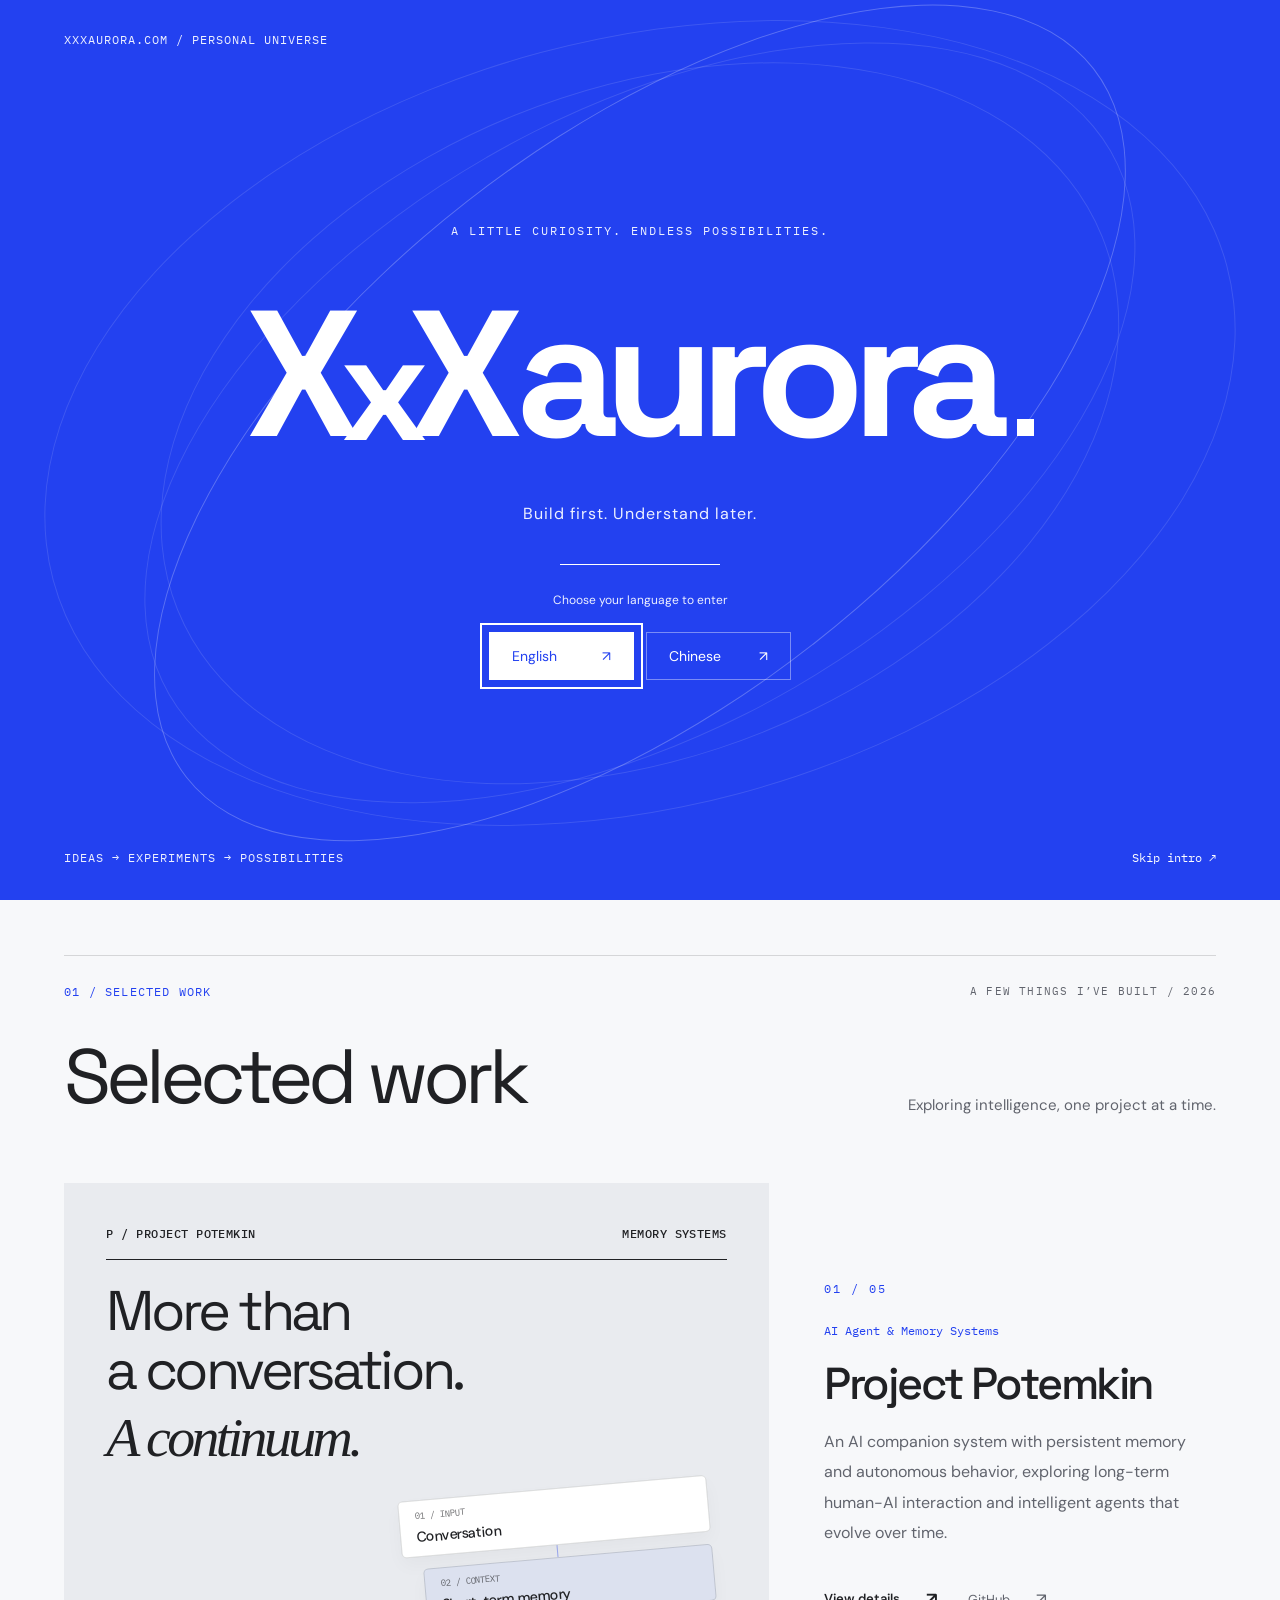
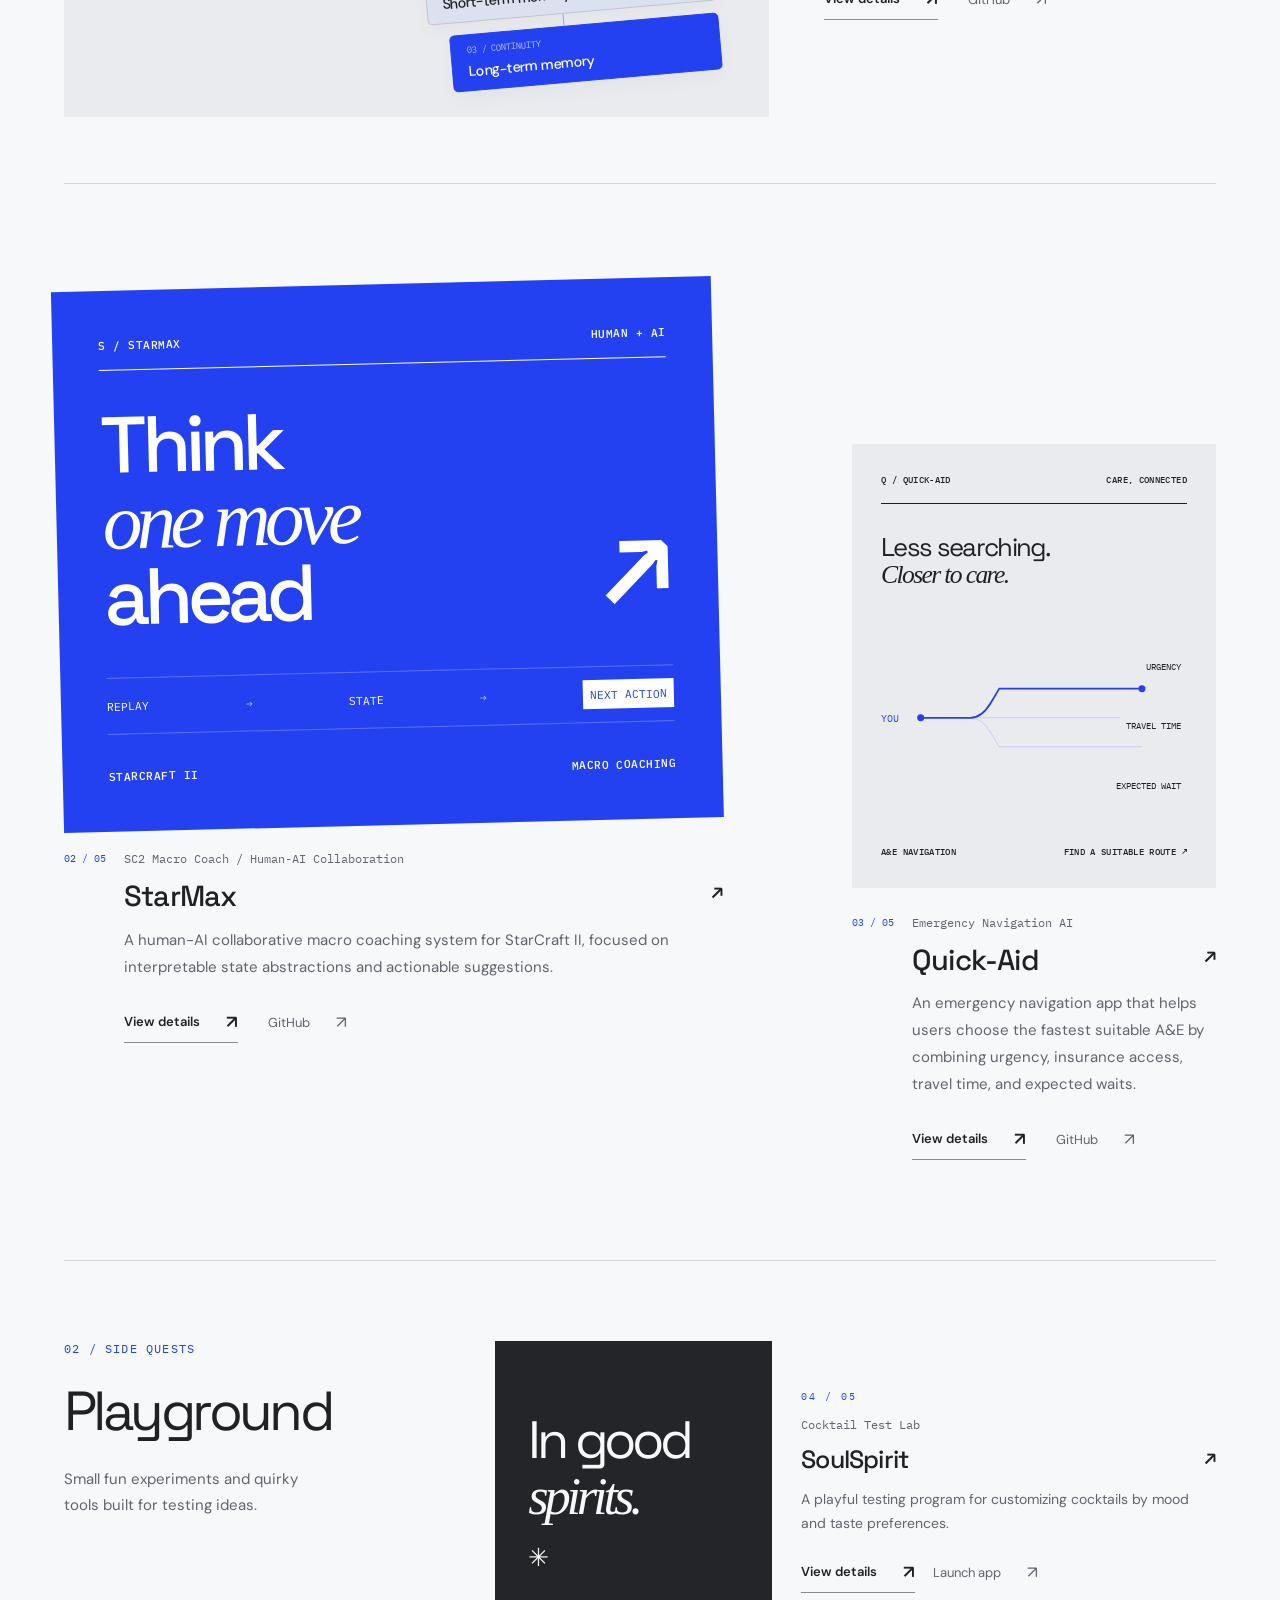
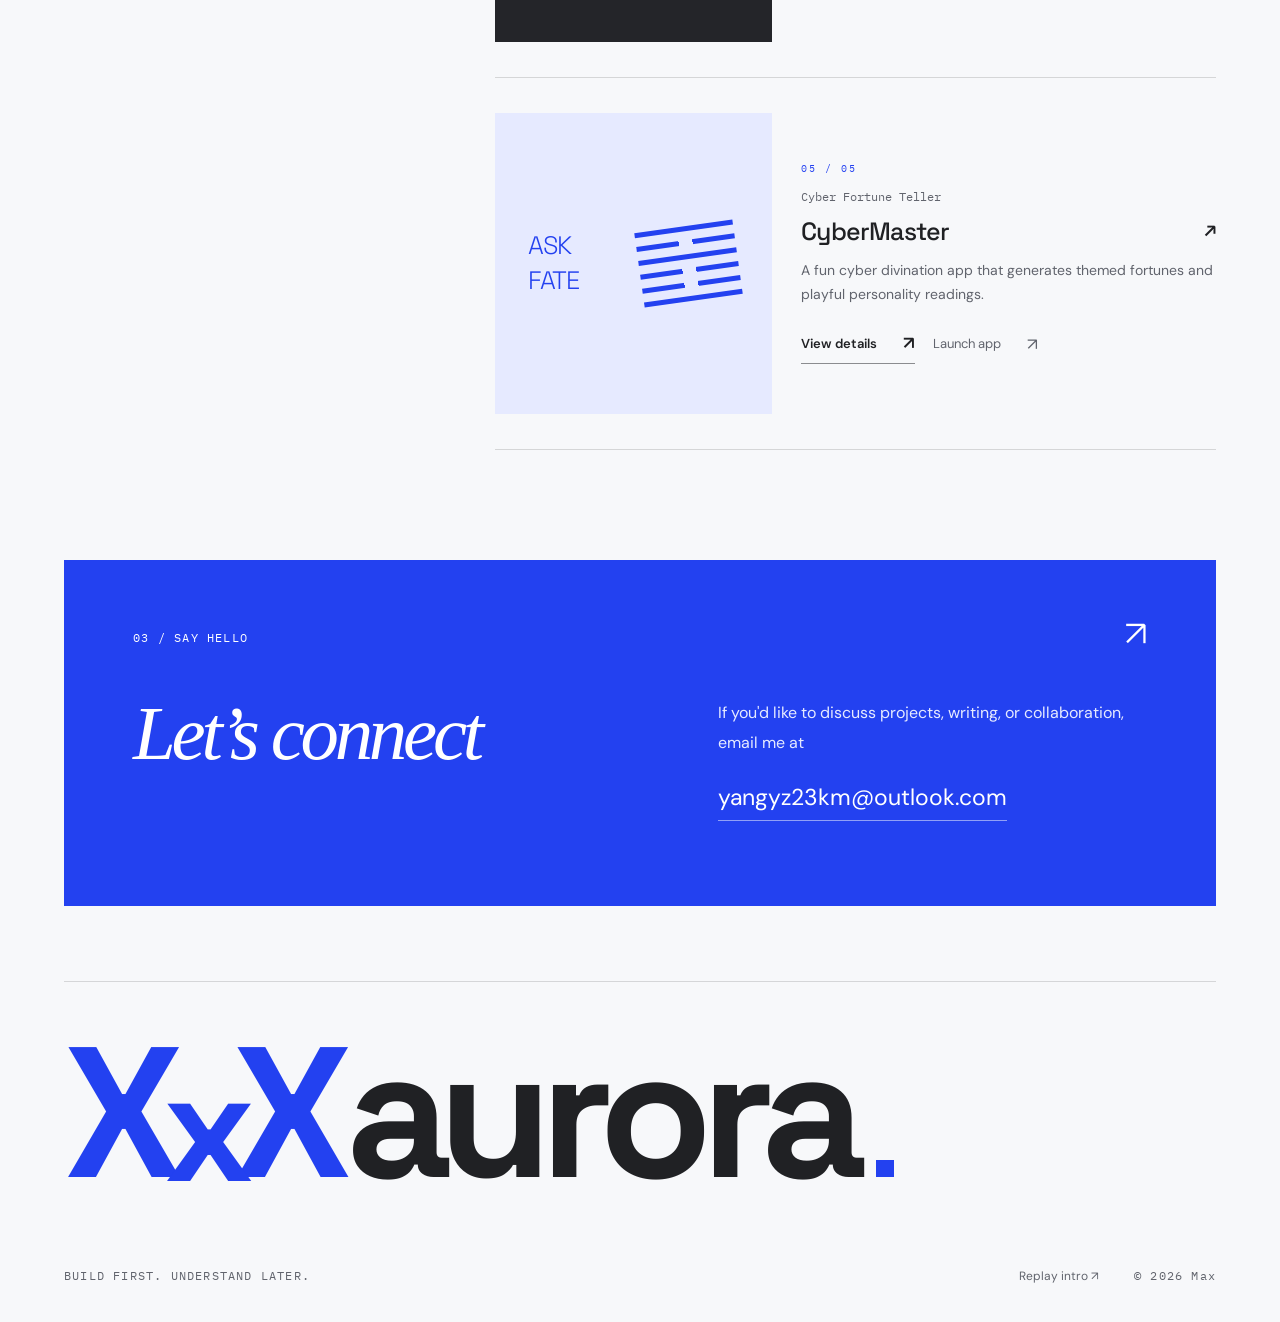
<file: index.html>
<!doctype html>
<html lang="en">
  <head>
    <meta charset="UTF-8" />
    <meta name="viewport" content="width=device-width, initial-scale=1.0" />
    <title>XxXaurora</title>
    <meta
      id="meta-description"
      name="description"
      content="XXX Aurora personal gateway: project overview and contact."
    />
    <link rel="preconnect" href="https://fonts.googleapis.com" />
    <link rel="preconnect" href="https://fonts.gstatic.com" crossorigin />
    <link href="https://fonts.googleapis.com/css2?family=DM+Sans:wght@400;500;600;700&family=Space+Grotesk:wght@400;500;600;700&family=IBM+Plex+Mono:wght@400;500&display=swap" rel="stylesheet" />
    <link rel="stylesheet" href="home.css" />
    <link rel="stylesheet" href="portfolio.css" />
    <link rel="stylesheet" href="gallery.css" />
    <link rel="icon" type="image/svg+xml" href="img/aurora-mark.svg" />
  </head>
  <body class="home-page composition">
    <dialog class="opening" id="opening" aria-labelledby="opening-title" aria-describedby="opening-hint">
      <div class="opening-space" aria-hidden="true"><i></i><i></i><i></i><i></i></div>
      <div class="opening-corner">XXXAURORA.COM <span> / PERSONAL UNIVERSE</span></div>
      <div class="opening-center">
        <span class="opening-symbol" aria-hidden="true">✳</span>
        <p class="opening-kicker">A LITTLE CURIOSITY. ENDLESS POSSIBILITIES.</p>
        <h2 id="opening-title" class="brand-lockup" aria-label="XxXaurora"><span class="logo-prefix">X<span class="logo-cross">x</span>X</span><span class="logo-name">aurora</span><span class="logo-stop" aria-hidden="true"></span></h2>
        <p class="opening-sub">Build first. Understand later.</p>
        <div class="opening-line" aria-hidden="true"><span></span></div>
        <p id="opening-hint">Choose your language to enter / 选择语言进入</p>
        <div class="opening-actions">
          <button type="button" data-lang-btn="en" data-intro-lang="en" aria-pressed="true">English <span aria-hidden="true">↗</span></button>
          <button type="button" data-lang-btn="zh" data-intro-lang="zh" aria-pressed="false">中文 <span aria-hidden="true">↗</span></button>
        </div>
      </div>
      <div class="opening-bottom"><span>IDEAS → EXPERIMENTS → POSSIBILITIES</span><button type="button" class="opening-skip">Skip intro / 跳过 <span aria-hidden="true">↗</span></button></div>
    </dialog>
    <a class="skip-link" href="#hello">Skip to content / 跳转至内容</a>
    <div class="reading-progress" aria-hidden="true"></div>
    <div class="lang-switch" role="group" aria-label="Language selector">
      <button class="lang-btn is-active" data-lang-btn="en" aria-pressed="true">EN</button>
      <button class="lang-btn" data-lang-btn="zh" aria-pressed="false">中文</button>
    </div>

    <div class="layout">
      <aside class="sidebar">
        <a class="wordmark brand-lockup" href="#hello" aria-label="XxXaurora home"><span class="logo-prefix">X<span class="logo-cross">x</span>X</span><span class="logo-name">aurora</span><span class="logo-stop" aria-hidden="true"></span></a>
        <nav aria-label="Homepage navigation">
          <a href="#hello" data-i18n="navHello">Intro</a>
          <a href="#projects" data-i18n="navProjects">Projects</a>
          <a href="#playground" data-i18n="navPlayground">Playground</a>
          <a href="#contact" data-i18n="navContact">Contact</a>
        </nav>

        <a class="header-github" href="https://github.com/XxXaurora0821" target="_blank" rel="noreferrer">GitHub ↗</a>
      </aside>

      <main class="content">
        <section id="hello" class="panel hero">
          <div class="hero-art" aria-hidden="true"><div class="aurora-haze"></div><canvas id="aurora-canvas"></canvas><div class="orbit-label">EXPLORING THE POSSIBLE <span>↗</span></div></div>
          <div class="hero-copy">
          <p class="hero-kicker"><span class="live-dot"></span> MAX / AI STUDENT & CREATIVE BUILDER</p>
          <h1><span data-i18n="heroTitle">Curious by nature.</span><em data-i18n="heroAccent">Builder by choice.</em></h1>
          <p class="hero-description" data-i18n="heroBody">I’m Max, an AI student at King’s College London. I turn curious ideas into intelligent systems and playful experiments. Build first, understand later.</p>
          <div class="hero-actions home-actions">
            <a class="button" href="#projects" data-i18n="heroBtnProjects">View projects</a>
            <a class="ghost" href="#playground" data-i18n="heroBtnPlayground">See playground</a>
          </div>
          </div>
          <div class="hero-bottom"><span>KING’S COLLEGE LONDON · ARTIFICIAL INTELLIGENCE</span><a href="#projects">SCROLL TO EXPLORE <span>↓</span></a></div>
        </section>

        <section id="projects" class="panel">
          <div class="section-head"><span class="section-index">01 / SELECTED WORK <span class="edition">A FEW THINGS I’VE BUILT / 2026</span></span>
            <h3 data-i18n="projectsTitle">Selected work</h3>
            <p data-i18n="projectsSub">
              Exploring intelligence, one project at a time.
            </p>
          </div>

          <div class="project-grid">
            <article class="card project-card" aria-label="Project Potemkin">
<a class="project-media case-cover cover-potemkin" href="project-potemkin.html" tabindex="-1" aria-hidden="true"><span class="cover-top">P / PROJECT POTEMKIN <span>MEMORY SYSTEMS</span></span>
<div class="memory-editorial"><div class="cover-statement">More than<br>a conversation.<em>A continuum.</em></div><div class="memory-schema"><span class="memory-caption">A MEMORY THAT STAYS.</span><div class="memory-node node-recent"><span>01 / INPUT</span><b>Conversation</b></div><div class="memory-thread"></div><div class="memory-node node-core"><span>02 / CONTEXT</span><b>Short-term memory</b></div><div class="memory-thread"></div><div class="memory-node node-long"><span>03 / CONTINUITY</span><b>Long-term memory</b></div></div></div>
<span class="cover-bottom">HUMAN ↔ AGENT <span>PERSISTENT BY DESIGN ↗</span></span></a>
<div class="project-info"><span class="folio" aria-hidden="true">01 / 05</span>
<p class="project-tag" data-i18n="potemkinTag">AI Agent &amp; Memory Systems</p>
<h4><a href="project-potemkin.html" data-i18n="potemkinTitle">Project Potemkin</a></h4>
<p class="project-summary" data-i18n="potemkinBody">
                  An AI companion system with persistent memory and autonomous behavior,
                  exploring long-term human-AI interaction and intelligent agents that
                  evolve over time.
                </p>
<div class="card-actions project-actions">
                <a class="button button-sm" href="project-potemkin.html" data-i18n="viewDetails">View details</a>
                <a class="ghost button-sm" href="https://github.com/zwzheng45/Project-Potemkin" target="_blank" rel="noreferrer">GitHub</a>
              </div>
</div>
</article>

            <article class="card project-card" aria-label="StarMax">
<a class="project-media case-cover cover-starmax" href="starmax.html" tabindex="-1" aria-hidden="true"><span class="cover-top">S / STARMAX <span>HUMAN + AI</span></span><div class="star-word">Think<br><em>one move</em><br>ahead<span>↗</span></div><div class="decision-strip"><span>REPLAY</span><i>→</i><span>STATE</span><i>→</i><span class="decision-active">NEXT ACTION</span></div><span class="cover-bottom">STARCRAFT II <span>MACRO COACHING</span></span></a>
<div class="project-info"><span class="folio" aria-hidden="true">02 / 05</span>
<p class="project-tag" data-i18n="starmaxTag">SC2 Macro Coach / Human-AI Collaboration</p>
<h4><a href="starmax.html" data-i18n="starmaxTitle">StarMax</a></h4>
<p class="project-summary" data-i18n="starmaxBody">
                  A human-AI collaborative macro coaching system for StarCraft II,
                  focused on interpretable state abstractions and actionable suggestions.
                </p>
<div class="card-actions project-actions">
                <a class="button button-sm" href="starmax.html" data-i18n="viewDetails">View details</a>
                <a class="ghost button-sm" href="https://github.com/XxXaurora0821/StarMax" target="_blank" rel="noreferrer">GitHub</a>
              </div>
</div>
</article>

            <article class="card project-card" aria-label="Quick-Aid">
<a class="project-media case-cover cover-quickaid" href="quick-aid.html" tabindex="-1" aria-hidden="true"><span class="cover-top">Q / QUICK-AID <span>CARE, CONNECTED</span></span><div class="care-title">Less searching.<br><em>Closer to care.</em></div><div class="care-diagram"><span class="care-origin">YOU</span><svg viewBox="0 0 420 140" fill="none" aria-hidden="true"><path d="M20 70 H105 Q125 70 140 45 L155 20 H400 M105 70 H400 M105 70 Q125 70 140 95 L155 120 H400" stroke="currentColor" stroke-width="1" opacity=".3"/><path class="care-route" d="M20 70 H105 Q125 70 140 45 L155 20 H400" stroke="currentColor" stroke-width="3"/><circle cx="20" cy="70" r="6" fill="currentColor"/><circle cx="400" cy="20" r="6" fill="currentColor"/></svg><div class="care-options"><span>URGENCY</span><span>TRAVEL TIME</span><span>EXPECTED WAIT</span></div></div><span class="cover-bottom">A&E NAVIGATION <span>FIND A SUITABLE ROUTE ↗</span></span></a>
<div class="project-info"><span class="folio" aria-hidden="true">03 / 05</span>
<p class="project-tag" data-i18n="quickAidTag">Emergency Navigation AI</p>
<h4><a href="quick-aid.html" data-i18n="quickAidTitle">Quick-Aid</a></h4>
<p class="project-summary" data-i18n="quickAidBody">
                  An emergency navigation app that helps users choose the fastest suitable
                  A&amp;E by combining urgency, insurance access, travel time, and expected waits.
                </p>
<div class="card-actions project-actions">
                <a class="button button-sm" href="quick-aid.html" data-i18n="viewDetails">View details</a>
                <a class="ghost button-sm" href="https://github.com/zwzheng45/QuickAid" target="_blank" rel="noreferrer">GitHub</a>
              </div>
</div>
</article>
          </div>
        </section>

        <section id="playground" class="panel">
          <div class="section-head"><span class="section-index">02 / SIDE QUESTS</span>
            <h3 data-i18n="playgroundTitle">Playground</h3>
            <p data-i18n="playgroundSub">Small fun experiments and quirky tools built for testing ideas.</p>
          </div>

          <div class="grid">
            <article class="card project-card" aria-label="SoulSpirit">
<a class="playground-media case-cover cover-soulspirit" href="soulspirit.html" tabindex="-1" aria-hidden="true"><span class="cover-top">S / SOULSPIRIT <span>TASTE EXPERIMENT NO. 01</span></span><div class="soul-word">In good<br><em>spirits.</em><span>✳</span></div><div class="taste-choices"><span>SILKY</span><span>CRISP ↗</span><span>SPARKLING</span></div><span class="cover-bottom">A LITTLE MOOD. A LITTLE MIXOLOGY. <span>↗</span></span></a>
<div class="project-info"><span class="folio" aria-hidden="true">04 / 05</span>
<p class="project-tag" data-i18n="soulspiritTag">Cocktail Test Lab</p>
<h4><a href="soulspirit.html" data-i18n="soulspiritTitle">SoulSpirit</a></h4>
<p data-i18n="soulspiritBody">
                A playful testing program for customizing cocktails by mood and taste
                preferences.
              </p>
<p class="project-note" data-i18n="soulspiritNote">
                Currently used for idea testing and recipe prototyping.
              </p>
<div class="card-actions">
                <a class="button button-sm" href="soulspirit.html" data-i18n="playgroundViewDetails">View details</a>
                <a class="ghost button-sm" href="https://soulspirits.xxxaurora.com" target="_blank" rel="noreferrer" data-i18n="playgroundLaunch">Launch app</a>
              </div>
</div>
</article>

            <article class="card project-card" aria-label="CyberMaster">
<a class="playground-media case-cover cover-cybermaster" href="cybermaster.html" tabindex="-1" aria-hidden="true"><span class="cover-top">C / CYBERMASTER <span>ANCIENT × DIGITAL</span></span><div class="oracle-layout"><div class="oracle-type">问<br><em>卦</em></div><div class="hexagram"><i></i><i class="broken"></i><i></i><i class="broken"></i><i class="broken"></i><i></i></div><span class="oracle-caption">AN OLD QUESTION.<br>A NEW INTERFACE.</span></div><span class="cover-bottom">CHANCE, WITH CHARACTER. <span>FOR THE FUN OF IT ↗</span></span></a>
<div class="project-info"><span class="folio" aria-hidden="true">05 / 05</span>
<p class="project-tag" data-i18n="cybermasterTag">Cyber Fortune Teller</p>
<h4><a href="cybermaster.html" data-i18n="cybermasterTitle">CyberMaster</a></h4>
<p data-i18n="cybermasterBody">
                A fun cyber divination app that generates themed fortunes and playful
                personality readings.
              </p>
<p class="project-note" data-i18n="cybermasterNote">
                Built as an entertainment-only experiment.
              </p>
<div class="card-actions">
                <a class="button button-sm" href="cybermaster.html" data-i18n="playgroundViewDetails">View details</a>
                <a class="ghost button-sm" href="https://cybermaster.xxxaurora.com" target="_blank" rel="noreferrer" data-i18n="playgroundLaunch">Launch app</a>
              </div>
</div>
</article>
          </div>
        </section>

        <section id="contact" class="panel contact"><span class="section-index">03 / SAY HELLO</span><span class="contact-arrow" aria-hidden="true">↗</span>
          <h3 data-i18n="contactTitle">Let’s connect</h3>
          <p>
            <span data-i18n="contactLead">If you'd like to discuss projects, writing, or collaboration, email me at</span>
            <a href="mailto:yangyz23km@outlook.com">yangyz23km@outlook.com</a><span data-i18n="contactTail">.</span>
          </p>
        </section>
      </main>
    </div>

    <footer class="site-footer"><a class="footer-brand brand-lockup" href="#hello" aria-label="XxXaurora home"><span class="logo-prefix">X<span class="logo-cross">x</span>X</span><span class="logo-name">aurora</span><span class="logo-stop" aria-hidden="true"></span></a><span>BUILD FIRST. UNDERSTAND LATER.</span><button class="replay-intro" type="button">Replay intro / 重播开场 ↗</button><span>© 2026 Max</span></footer>
    <script src="shared-i18n.js"></script>
    <script src="home-i18n.js"></script>
    <script src="home-intro.js"></script>
    <script src="home-motion.js"></script>
  </body>
</html>
</file>
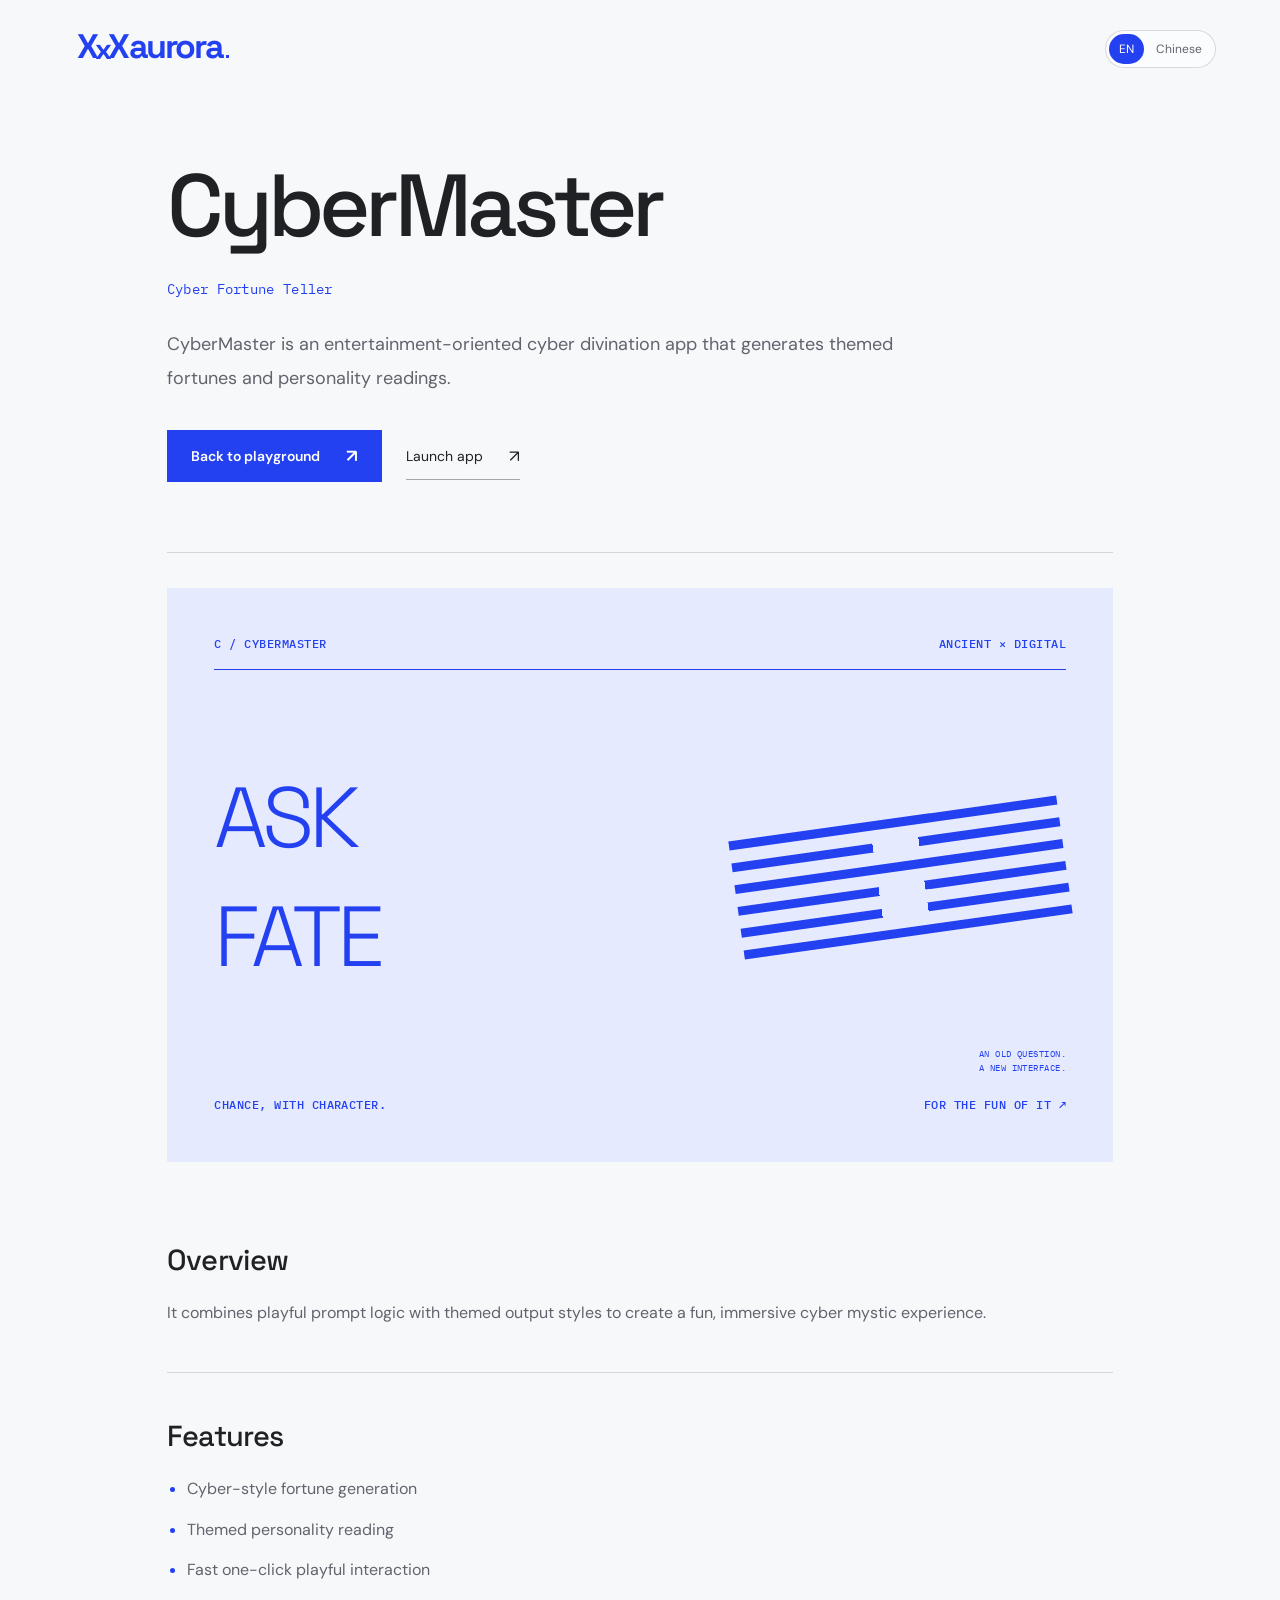
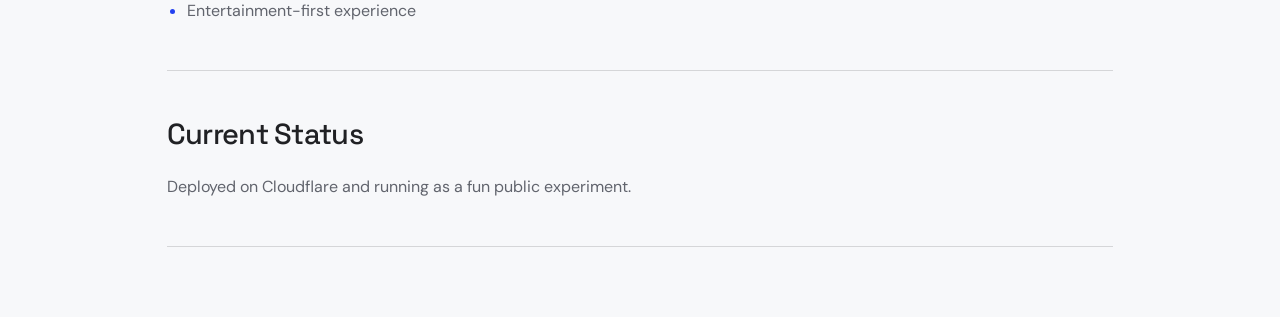
<file: cybermaster.html>
<!doctype html>
<html lang="en">
  <head>
    <meta charset="UTF-8" />
    <meta name="viewport" content="width=device-width, initial-scale=1.0" />
    <title>CyberMaster | XXX Aurora</title>
    <meta
      id="meta-description"
      name="description"
      content="CyberMaster: a cyber-themed fortune and personality reading experiment."
    />
    <link rel="preconnect" href="https://fonts.googleapis.com" />
    <link rel="preconnect" href="https://fonts.gstatic.com" crossorigin />
    <link
      href="https://fonts.googleapis.com/css2?family=DM+Sans:wght@400;500;600;700&family=Space+Grotesk:wght@400;500;600;700&family=IBM+Plex+Mono:wght@400;500&display=swap"
      rel="stylesheet"
    />
    <link rel="stylesheet" href="home.css" />
    <link rel="stylesheet" href="detail.css" />
    <link rel="stylesheet" href="portfolio.css" />
    <link rel="stylesheet" href="gallery.css" />
    <link rel="icon" type="image/svg+xml" href="img/aurora-mark.svg" />
  </head>
  <body class="detail-page">
    <a class="detail-brand brand-lockup" href="index.html" aria-label="XxXaurora home"><span class="logo-prefix">X<span class="logo-cross">x</span>X</span><span class="logo-name">aurora</span><span class="logo-stop" aria-hidden="true"></span></a>

    <div class="lang-switch" role="group" aria-label="Language selector">
      <button class="lang-btn is-active" data-lang-btn="en" aria-pressed="true">EN</button>
      <button class="lang-btn" data-lang-btn="zh" aria-pressed="false">中文</button>
    </div>

    <div class="detail-layout">
      <main class="content">
        <section class="panel hero detail-header">
          <h2 data-i18n="title">CyberMaster</h2>
          <p class="detail-sub" data-i18n="subtitle">Cyber Fortune Teller</p>
          <p data-i18n="intro">
            CyberMaster is an entertainment-oriented cyber divination app that generates
            themed fortunes and personality readings.
          </p>
          <div class="hero-actions detail-actions">
            <a class="button" href="index.html#playground" data-i18n="back">Back to playground</a>
            <a class="ghost" href="https://cybermaster.xxxaurora.com" target="_blank" rel="noreferrer" data-i18n="launch">Launch app</a>
          </div>
        </section>
        <div class="detail-cover case-cover cover-cybermaster" aria-hidden="true"><span class="cover-top">C / CYBERMASTER <span>ANCIENT × DIGITAL</span></span><div class="oracle-layout"><div class="oracle-type">问<br><em>卦</em></div><div class="hexagram"><i></i><i class="broken"></i><i></i><i class="broken"></i><i class="broken"></i><i></i></div><span class="oracle-caption">AN OLD QUESTION.<br>A NEW INTERFACE.</span></div><span class="cover-bottom">CHANCE, WITH CHARACTER. <span>FOR THE FUN OF IT ↗</span></span></div>

        <section class="panel">
          <h3 data-i18n="overviewTitle">Overview</h3>
          <p data-i18n="overviewBody">
            It combines playful prompt logic with themed output styles to create a fun,
            immersive cyber mystic experience.
          </p>
        </section>

        <section class="panel">
          <h3 data-i18n="featuresTitle">Features</h3>
          <ul class="key-list">
            <li data-i18n="feature1">Cyber-style fortune generation</li>
            <li data-i18n="feature2">Themed personality reading</li>
            <li data-i18n="feature3">Fast one-click playful interaction</li>
            <li data-i18n="feature4">Entertainment-first experience</li>
          </ul>
        </section>

        <section class="panel">
          <h3 data-i18n="statusTitle">Current Status</h3>
          <p data-i18n="statusBody">
            Deployed on Cloudflare and running as a fun public experiment.
          </p>
        </section>
      </main>
    </div>

    <script src="shared-i18n.js"></script>
    <script>
      (function () {
        const i18n = {
          en: {
            pageTitle: "CyberMaster | XXX Aurora",
            pageDescription:
              "CyberMaster: a cyber-themed fortune and personality reading experiment.",
            title: "CyberMaster",
            subtitle: "Cyber Fortune Teller",
            intro:
              "CyberMaster is an entertainment-oriented cyber divination app that generates themed fortunes and personality readings.",
            back: "Back to playground",
            launch: "Launch app",
            overviewTitle: "Overview",
            overviewBody:
              "It combines playful prompt logic with themed output styles to create a fun, immersive cyber mystic experience.",
            featuresTitle: "Features",
            feature1: "Cyber-style fortune generation",
            feature2: "Themed personality reading",
            feature3: "Fast one-click playful interaction",
            feature4: "Entertainment-first experience",
            statusTitle: "Current Status",
            statusBody: "Deployed on Cloudflare and running as a fun public experiment."
          },
          zh: {
            pageTitle: "CyberMaster | XXX Aurora",
            pageDescription: "CyberMaster：赛博算命与人格解读娱乐实验。",
            title: "CyberMaster",
            subtitle: "赛博算命大师",
            intro:
              "CyberMaster 是一个娱乐向赛博算命应用，会生成主题化运势和人格解读内容。",
            back: "返回游乐场",
            launch: "进入项目",
            overviewTitle: "概览",
            overviewBody: "它结合了趣味提示逻辑与主题化输出风格，打造沉浸式的赛博玄学体验。",
            featuresTitle: "功能",
            feature1: "赛博风格运势生成",
            feature2: "主题化人格解读",
            feature3: "一键快速互动",
            feature4: "娱乐优先体验",
            statusTitle: "当前状态",
            statusBody: "已部署在 Cloudflare，作为公开娱乐实验持续运行。"
          }
        };

        const buttons = document.querySelectorAll("[data-lang-btn]");

        function applyLang(lang) {
          window.applySharedLanguage(lang);
          const dict = i18n[lang] || i18n.en;
          document.documentElement.lang = lang === "zh" ? "zh-CN" : "en";
          document.title = dict.pageTitle;

          const meta = document.getElementById("meta-description");
          if (meta) {
            meta.setAttribute("content", dict.pageDescription);
          }

          document.querySelectorAll("[data-i18n]").forEach((node) => {
            const key = node.getAttribute("data-i18n");
            if (dict[key]) {
              node.textContent = dict[key];
            }
          });

          buttons.forEach((btn) => {
            const isActive = btn.getAttribute("data-lang-btn") === lang;
            btn.classList.toggle("is-active", isActive);
            btn.setAttribute("aria-pressed", isActive ? "true" : "false");
          });
        }

        buttons.forEach((btn) => {
          btn.addEventListener("click", () => {
            const lang = btn.getAttribute("data-lang-btn");
            applyLang(lang);
            try {
              localStorage.setItem("site-lang", lang);
            } catch (err) {
              // Keep runtime language only when storage is blocked.
            }
          });
        });

        let initialLang = "en";
        try {
          const stored = localStorage.getItem("site-lang");
          if (stored === "zh" || stored === "en") {
            initialLang = stored;
          }
        } catch (err) {
          initialLang = "en";
        }

        applyLang(initialLang);
      })();
    </script>
  </body>
</html>
</file>
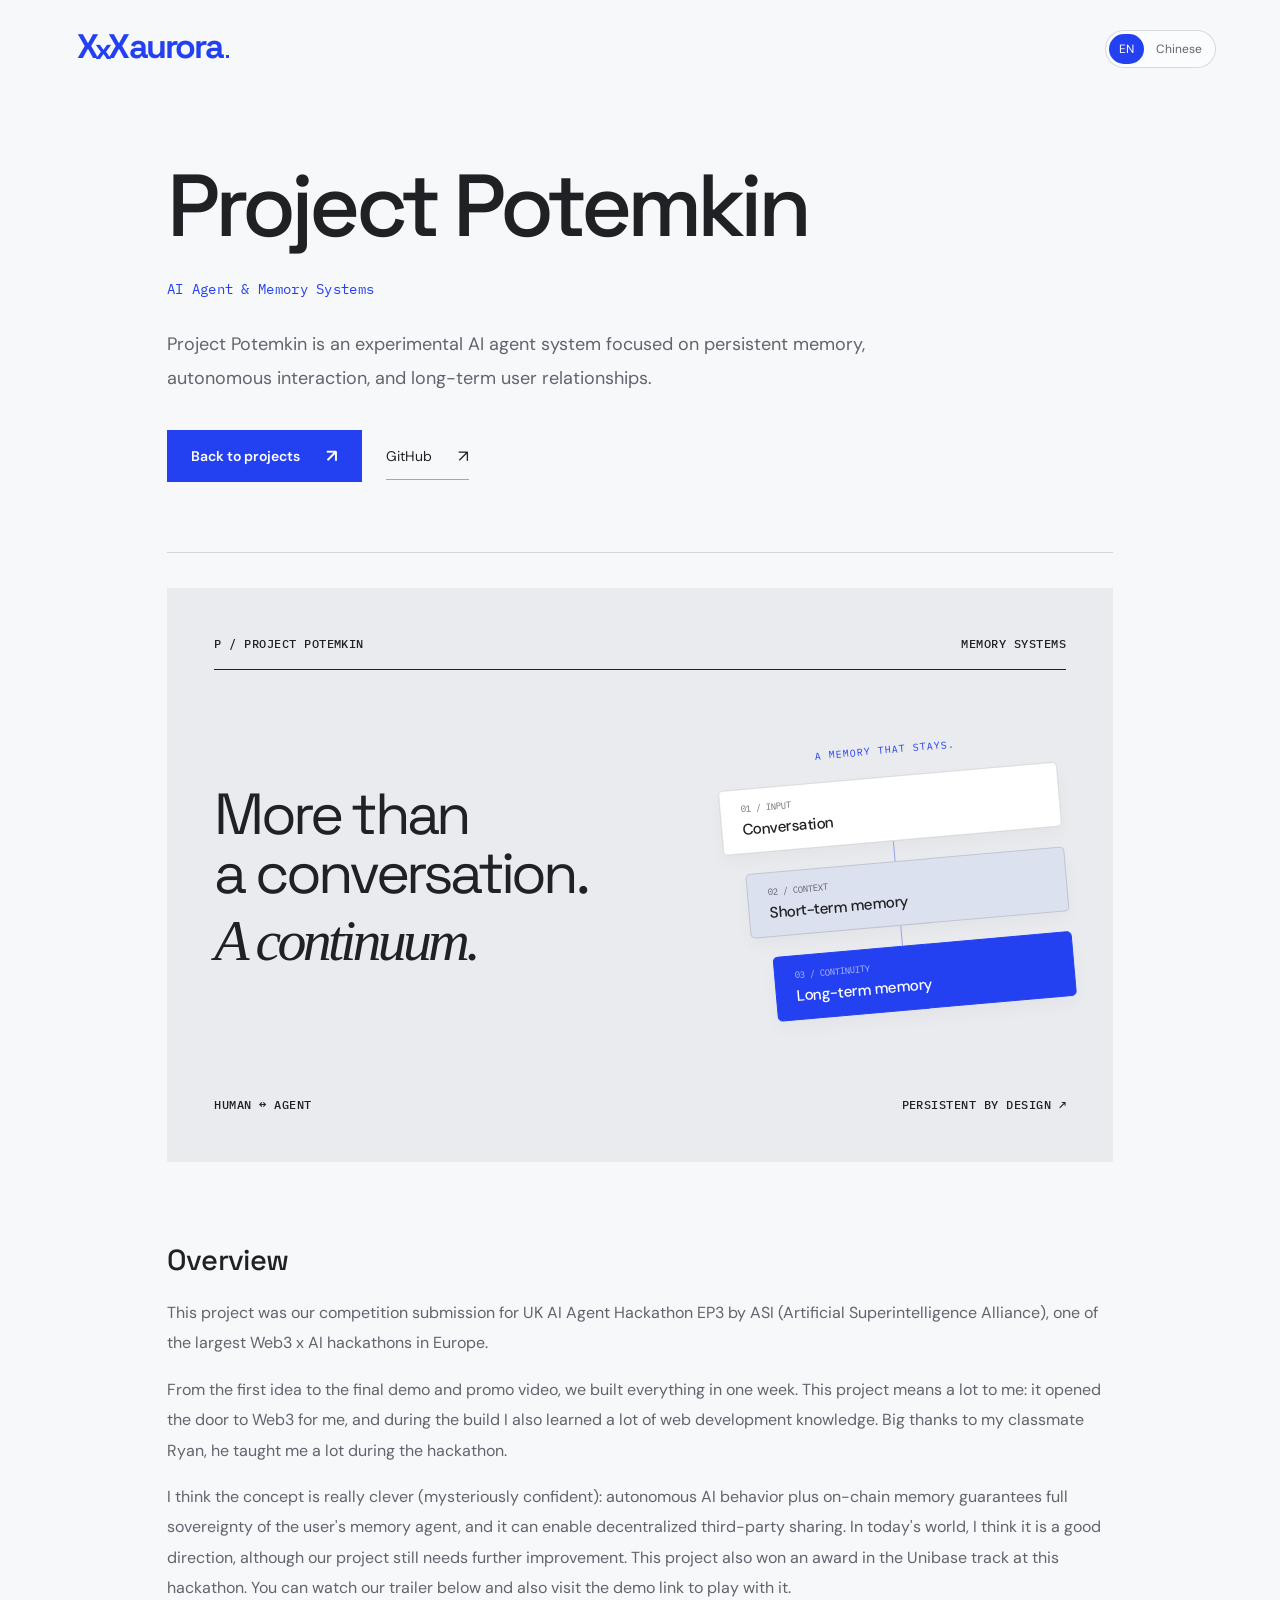
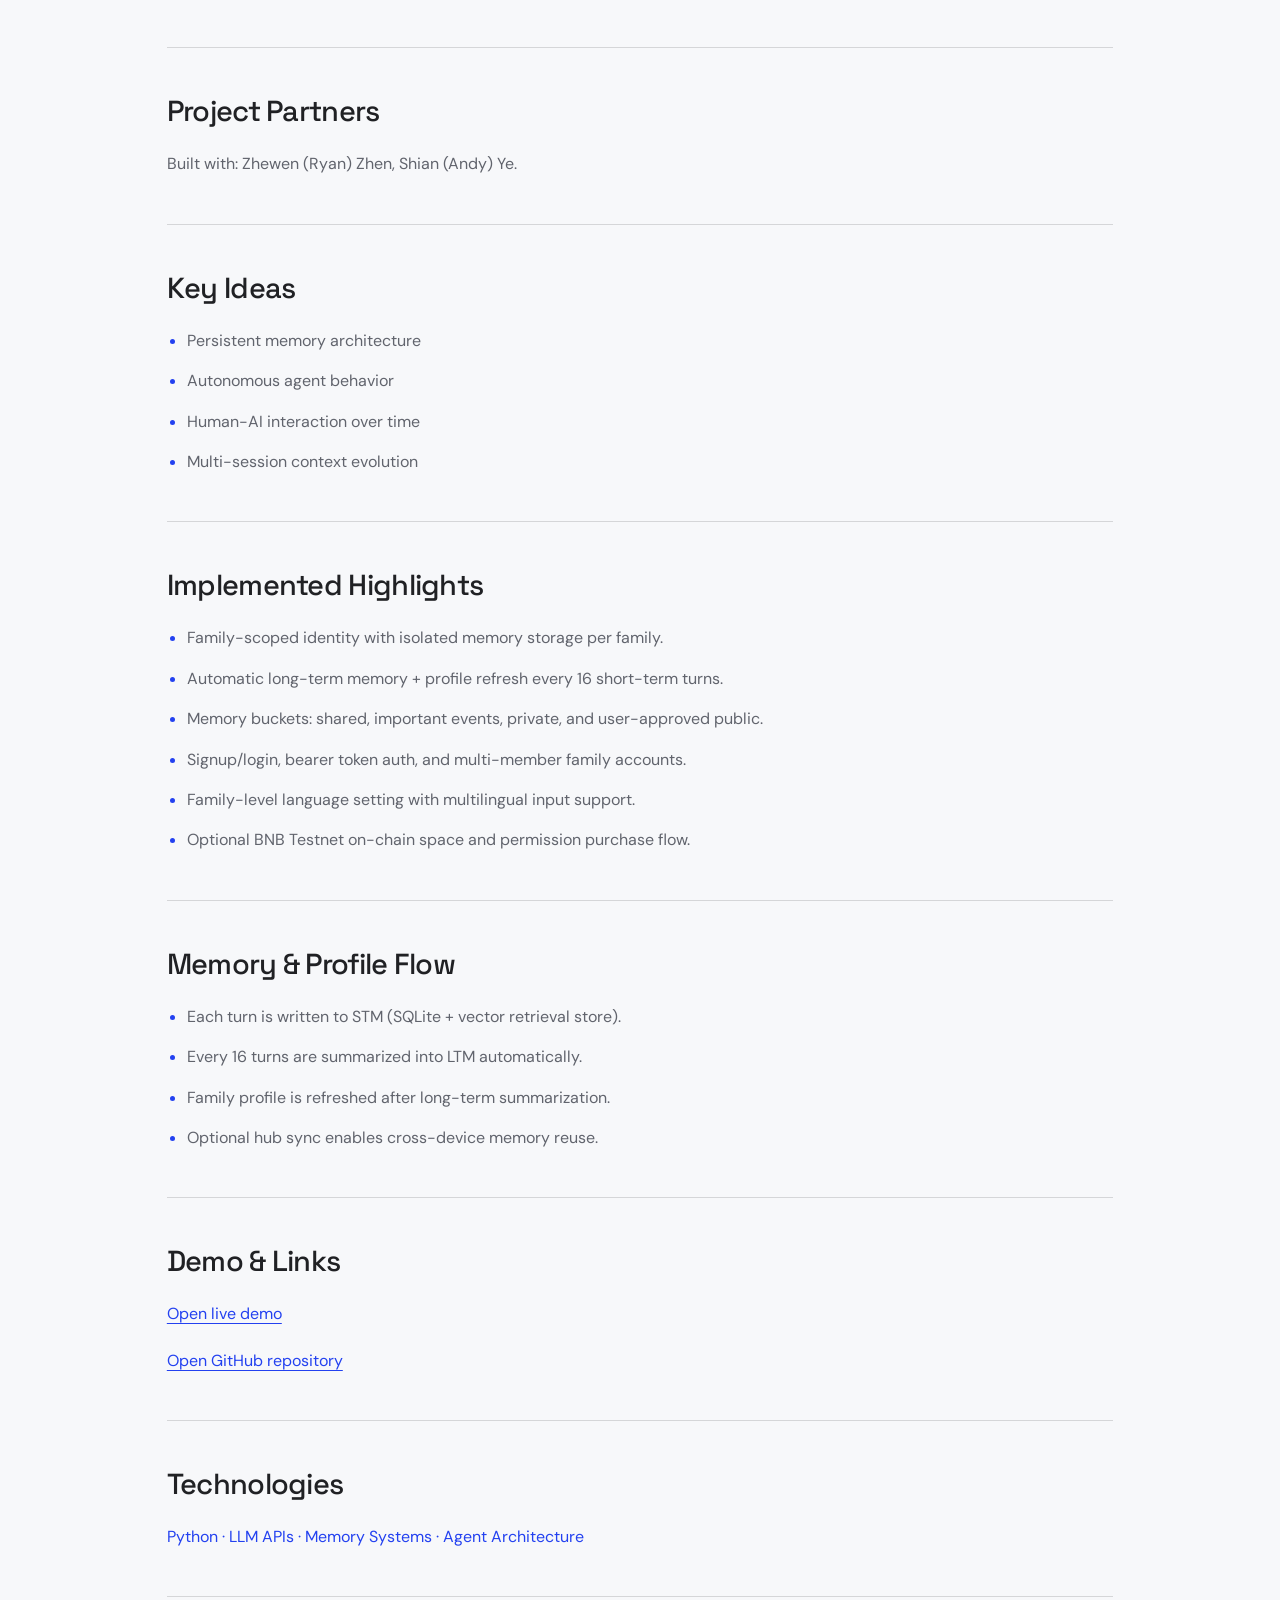
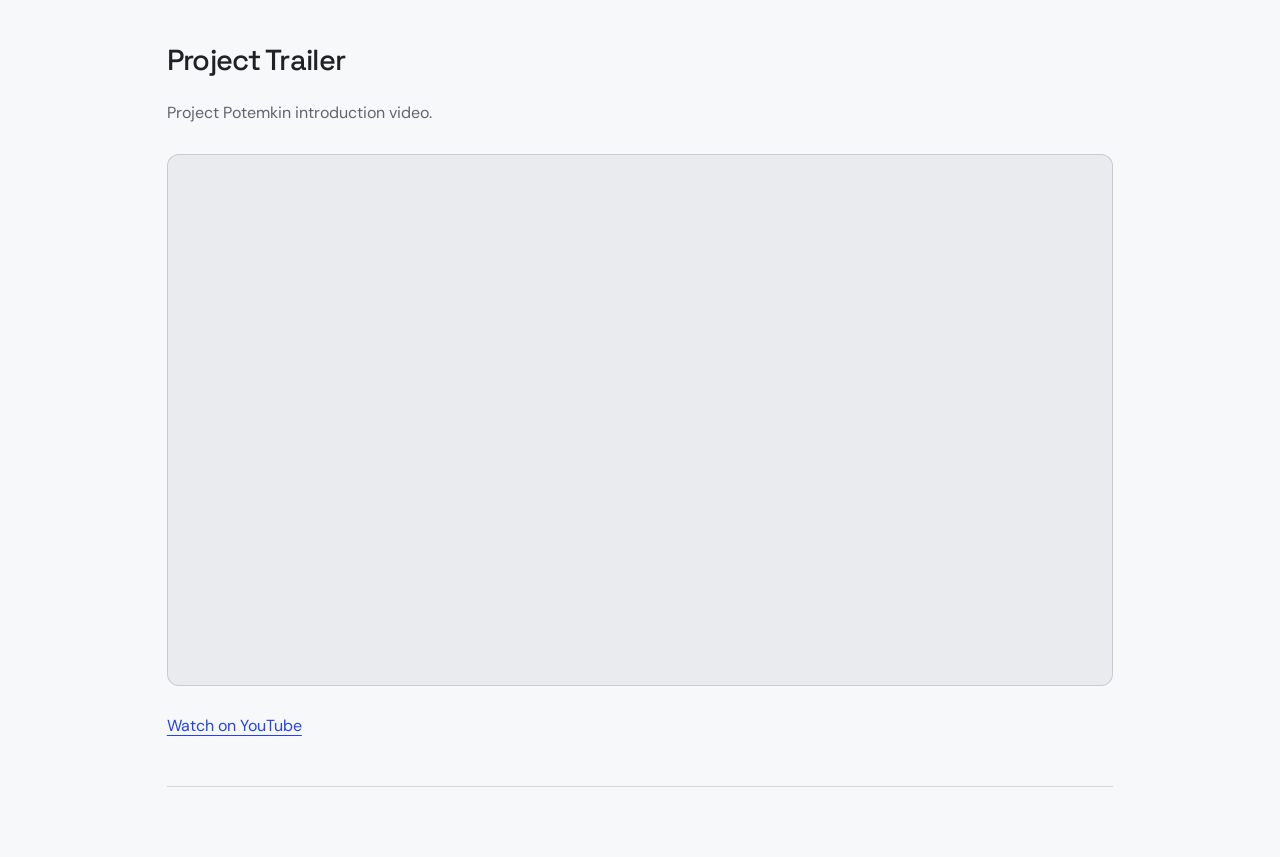
<file: project-potemkin.html>
<!doctype html>
<html lang="en">
  <head>
    <meta charset="UTF-8" />
    <meta name="viewport" content="width=device-width, initial-scale=1.0" />
    <title>Project Potemkin | XXX Aurora</title>
    <meta
      id="meta-description"
      name="description"
      content="Project Potemkin: persistent memory AI agent for long-term human-AI interaction."
    />
    <link rel="preconnect" href="https://fonts.googleapis.com" />
    <link rel="preconnect" href="https://fonts.gstatic.com" crossorigin />
    <link
      href="https://fonts.googleapis.com/css2?family=DM+Sans:wght@400;500;600;700&family=Space+Grotesk:wght@400;500;600;700&family=IBM+Plex+Mono:wght@400;500&display=swap"
      rel="stylesheet"
    />
    <link rel="stylesheet" href="home.css" />
    <link rel="stylesheet" href="detail.css" />
    <link rel="stylesheet" href="portfolio.css" />
    <link rel="stylesheet" href="gallery.css" />
    <link rel="icon" type="image/svg+xml" href="img/aurora-mark.svg" />
  </head>
  <body class="detail-page">
    <a class="detail-brand brand-lockup" href="index.html" aria-label="XxXaurora home"><span class="logo-prefix">X<span class="logo-cross">x</span>X</span><span class="logo-name">aurora</span><span class="logo-stop" aria-hidden="true"></span></a>

    <div class="lang-switch" role="group" aria-label="Language selector">
      <button class="lang-btn is-active" data-lang-btn="en" aria-pressed="true">EN</button>
      <button class="lang-btn" data-lang-btn="zh" aria-pressed="false">中文</button>
    </div>

    <div class="detail-layout">
      <main class="content">
        <section class="panel hero detail-header">
          <h2 data-i18n="title">Project Potemkin</h2>
          <p class="detail-sub" data-i18n="subtitle">AI Agent &amp; Memory Systems</p>
          <p data-i18n="intro">
            Project Potemkin is an experimental AI agent system focused on persistent
            memory, autonomous interaction, and long-term user relationships.
          </p>
          <div class="hero-actions detail-actions">
            <a class="button" href="index.html#projects" data-i18n="back">Back to projects</a>
            <a class="ghost" href="https://github.com/zwzheng45/Project-Potemkin" target="_blank" rel="noreferrer">GitHub</a>
          </div>
        </section>
        <div class="detail-cover case-cover cover-potemkin" aria-hidden="true"><span class="cover-top">P / PROJECT POTEMKIN <span>MEMORY SYSTEMS</span></span>
<div class="memory-editorial"><div class="cover-statement">More than<br>a conversation.<em>A continuum.</em></div><div class="memory-schema"><span class="memory-caption">A MEMORY THAT STAYS.</span><div class="memory-node node-recent"><span>01 / INPUT</span><b>Conversation</b></div><div class="memory-thread"></div><div class="memory-node node-core"><span>02 / CONTEXT</span><b>Short-term memory</b></div><div class="memory-thread"></div><div class="memory-node node-long"><span>03 / CONTINUITY</span><b>Long-term memory</b></div></div></div>
<span class="cover-bottom">HUMAN ↔ AGENT <span>PERSISTENT BY DESIGN ↗</span></span></div>

        <section class="panel">
          <h3 data-i18n="overviewTitle">Overview</h3>
          <p data-i18n="overviewBody1">
            This project was our submission for UK AI Agent Hackathon EP3 by ASI
            (Artificial Superintelligence Alliance), one of the largest Web3 x AI
            hackathons in Europe.
          </p>
          <p data-i18n="overviewBody2">
            From first idea to final demo and promo video, we pushed it out in one week.
            For me, this project was a big turning point because it pulled me into Web3
            while forcing me to learn a lot of web development in real time.
          </p>
          <p data-i18n="overviewBody3">
            The core concept is autonomous AI behavior plus on-chain memory ownership, so
            users keep sovereignty over their memory agent and can still support
            decentralized third-party sharing. It is still evolving, but we genuinely
            believe the direction is worth building. This project also won an award in
            the Unibase track at this hackathon. You can watch the trailer below and try
            the demo directly.
          </p>
        </section>

        <section class="panel">
          <h3 data-i18n="partnersTitle">Project Partners</h3>
          <p data-i18n="partnersBody">
            Built with: Zhewen (Ryan) Zhen, Shian (Andy) Ye.
          </p>
        </section>

        <section class="panel">
          <h3 data-i18n="ideasTitle">Key Ideas</h3>
          <ul class="key-list">
            <li data-i18n="idea1">Persistent memory architecture</li>
            <li data-i18n="idea2">Autonomous agent behavior</li>
            <li data-i18n="idea3">Human-AI interaction over time</li>
            <li data-i18n="idea4">Multi-session context evolution</li>
          </ul>
        </section>

        <section class="panel">
          <h3 data-i18n="highlightsTitle">Implemented Highlights</h3>
          <ul class="key-list">
            <li data-i18n="highlight1">Family-scoped identity with isolated memory storage per family.</li>
            <li data-i18n="highlight2">Automatic long-term memory + profile refresh every 16 short-term turns.</li>
            <li data-i18n="highlight3">Memory buckets: shared, important events, private, and user-approved public.</li>
            <li data-i18n="highlight4">Signup/login, bearer token auth, and multi-member family accounts.</li>
            <li data-i18n="highlight5">Family-level language setting with multilingual input support.</li>
            <li data-i18n="highlight6">Optional BNB Testnet on-chain space and permission purchase flow.</li>
          </ul>
        </section>

        <section class="panel">
          <h3 data-i18n="memoryFlowTitle">Memory & Profile Flow</h3>
          <ul class="key-list">
            <li data-i18n="memoryFlow1">Each turn is written to STM (SQLite + vector retrieval store).</li>
            <li data-i18n="memoryFlow2">Every 16 turns are summarized into LTM automatically.</li>
            <li data-i18n="memoryFlow3">Family profile is refreshed after long-term summarization.</li>
            <li data-i18n="memoryFlow4">Optional hub sync enables cross-device memory reuse.</li>
          </ul>
        </section>

        <section class="panel">
          <h3 data-i18n="linksTitle">Demo & Links</h3>
          <p class="video-link">
            <a href="https://pjkt-potemkin.zzw.moe/" target="_blank" rel="noreferrer" data-i18n="demoLink">Open live demo</a>
          </p>
          <p class="video-link">
            <a href="https://github.com/zwzheng45/Project-Potemkin" target="_blank" rel="noreferrer" data-i18n="repoLink">Open GitHub repository</a>
          </p>
        </section>

        <section class="panel">
          <h3 data-i18n="techTitle">Technologies</h3>
          <p class="tech-line" data-i18n="techBody">
            Python · LLM APIs · Memory Systems · Agent Architecture
          </p>
        </section>

        <section class="panel">
          <h3 data-i18n="videoTitle">Project Trailer</h3>
          <p data-i18n="videoSub">Project Potemkin introduction video.</p>
          <div class="video-wrap">
            <iframe
              src="https://www.youtube.com/embed/r9Kc8lIwrVc"
              title="Project Potemkin Trailer"
              loading="lazy"
              allow="accelerometer; autoplay; clipboard-write; encrypted-media; gyroscope; picture-in-picture; web-share"
              allowfullscreen
            ></iframe>
          </div>
          <p class="video-link">
            <a href="https://www.youtube.com/watch?v=r9Kc8lIwrVc" target="_blank" rel="noreferrer" data-i18n="videoLink">Watch on YouTube</a>
          </p>
        </section>
      </main>
    </div>

    <script src="shared-i18n.js"></script>
    <script>
      (function () {
        const i18n = {
          en: {
            pageTitle: "Project Potemkin | XXX Aurora",
            pageDescription:
              "Project Potemkin: persistent memory AI agent for long-term human-AI interaction.",
            title: "Project Potemkin",
            subtitle: "AI Agent & Memory Systems",
            intro:
              "Project Potemkin is an experimental AI agent system focused on persistent memory, autonomous interaction, and long-term user relationships.",
            back: "Back to projects",
            overviewTitle: "Overview",
            overviewBody1:
              "This project was our competition submission for UK AI Agent Hackathon EP3 by ASI (Artificial Superintelligence Alliance), one of the largest Web3 x AI hackathons in Europe.",
            overviewBody2:
              "From the first idea to the final demo and promo video, we built everything in one week. This project means a lot to me: it opened the door to Web3 for me, and during the build I also learned a lot of web development knowledge. Big thanks to my classmate Ryan, he taught me a lot during the hackathon.",
            overviewBody3:
              "I think the concept is really clever (mysteriously confident): autonomous AI behavior plus on-chain memory guarantees full sovereignty of the user's memory agent, and it can enable decentralized third-party sharing. In today's world, I think it is a good direction, although our project still needs further improvement. This project also won an award in the Unibase track at this hackathon. You can watch our trailer below and also visit the demo link to play with it.",
            partnersTitle: "Project Partners",
            partnersBody: "Built with: Zhewen (Ryan) Zhen, Shian (Andy) Ye.",
            ideasTitle: "Key Ideas",
            idea1: "Persistent memory architecture",
            idea2: "Autonomous agent behavior",
            idea3: "Human-AI interaction over time",
            idea4: "Multi-session context evolution",
            highlightsTitle: "Implemented Highlights",
            highlight1: "Family-scoped identity with isolated memory storage per family.",
            highlight2: "Automatic long-term memory + profile refresh every 16 short-term turns.",
            highlight3: "Memory buckets: shared, important events, private, and user-approved public.",
            highlight4: "Signup/login, bearer token auth, and multi-member family accounts.",
            highlight5: "Family-level language setting with multilingual input support.",
            highlight6: "Optional BNB Testnet on-chain space and permission purchase flow.",
            memoryFlowTitle: "Memory & Profile Flow",
            memoryFlow1: "Each turn is written to STM (SQLite + vector retrieval store).",
            memoryFlow2: "Every 16 turns are summarized into LTM automatically.",
            memoryFlow3: "Family profile is refreshed after long-term summarization.",
            memoryFlow4: "Optional hub sync enables cross-device memory reuse.",
            linksTitle: "Demo & Links",
            demoLink: "Open live demo",
            repoLink: "Open GitHub repository",
            techTitle: "Technologies",
            techBody: "Python · LLM APIs · Memory Systems · Agent Architecture",
            videoTitle: "Project Trailer",
            videoSub: "Project Potemkin introduction video.",
            videoLink: "Watch on YouTube"
          },
          zh: {
            pageTitle: "Project Potemkin | XXX Aurora",
            pageDescription: "Project Potemkin：长期记忆 人工智能体 与长期人机交互探索。",
            title: "Project Potemkin",
            subtitle: "人工智能体 与记忆系统",
            intro:
              "Project Potemkin 是一个实验性的 人工智能体 系统，重点研究长期记忆、自主交互以及长期用户关系。",
            back: "返回项目总览",
            overviewTitle: "概览",
            overviewBody1:
              "这个项目是我们参加 UK 人工智能体 Hackathon EP3 by ASI (Artificial Superintelligence Alliance) 时做的比赛项目，这也是欧洲规模很大的 去中心化网络与人工智能黑客松。",
            overviewBody2:
              "从最初构想到最终 演示 和宣传片落地，我们一共只用了一个星期。对我来说它非常有意义，因为它把我带进了 Web3 的大门，也逼着我在实战里学了很多 网页开发知识。这里要重点感谢我的同学 Ryan，他在比赛过程中教会了我很多。",
            overviewBody3:
              "我个人真的觉得这个项目构想很妙（迷之自信）：智能体自主行为 + 记忆上链，保证了用户对自己记忆智能体 的完整主权，同时还能做去中心化的第三方共享。在当下我认为这是个不错的方向，当然项目还需要继续完善。这个项目在这次黑客松的 Unibase 赛道也获得了奖项。你可以在下方先看宣传片，再点 演示 自己玩一下。",
            partnersTitle: "项目合作伙伴",
            partnersBody: "合作伙伴：Zhewen (Ryan) Zhen, Shian (Andy) Ye。",
            ideasTitle: "核心思路",
            idea1: "持久化记忆架构",
            idea2: "自主智能体 行为",
            idea3: "跨时间尺度的人机交互",
            idea4: "多会话上下文演化",
            highlightsTitle: "已实现亮点",
            highlight1: "以家庭为边界隔离身份与记忆存储，每个家庭独立空间。",
            highlight2: "每 16 条短期对话自动归纳长期记忆并更新家庭画像。",
            highlight3: "记忆分桶包含共享、重要事件、私密和用户授权公开记忆。",
            highlight4: "支持注册登录、持有者令牌鉴权和家庭多成员账户。",
            highlight5: "支持家庭级语言设置，允许多语言输入。",
            highlight6: "可选接入 BNB 测试网 链上空间和权限购买流程。",
            memoryFlowTitle: "记忆与画像流程",
            memoryFlow1: "每轮对话写入短期记忆（SQLite + 向量检索存储）。",
            memoryFlow2: "每 16 轮自动汇总为长期记忆。",
            memoryFlow3: "长期归纳后同步刷新家庭画像。",
            memoryFlow4: "可选 中心节点同步以支持跨设备复用。",
            linksTitle: "体验与链接",
            demoLink: "打开在线 演示",
            repoLink: "打开 GitHub 仓库",
            techTitle: "技术栈",
            techBody: "Python · 大语言模型接口 · 记忆系统 · 智能体架构",
            videoTitle: "项目宣传片",
            videoSub: "Project Potemkin 的项目介绍视频。",
            videoLink: "在 YouTube 观看"
          }
        };

        const buttons = document.querySelectorAll("[data-lang-btn]");

        function applyLang(lang) {
          window.applySharedLanguage(lang);
          const dict = i18n[lang] || i18n.en;
          document.documentElement.lang = lang === "zh" ? "zh-CN" : "en";
          document.title = dict.pageTitle;

          const meta = document.getElementById("meta-description");
          if (meta) {
            meta.setAttribute("content", dict.pageDescription);
          }

          document.querySelectorAll("[data-i18n]").forEach((node) => {
            const key = node.getAttribute("data-i18n");
            if (dict[key]) {
              node.textContent = dict[key];
            }
          });

          buttons.forEach((btn) => {
            const isActive = btn.getAttribute("data-lang-btn") === lang;
            btn.classList.toggle("is-active", isActive);
            btn.setAttribute("aria-pressed", isActive ? "true" : "false");
          });
        }

        buttons.forEach((btn) => {
          btn.addEventListener("click", () => {
            const lang = btn.getAttribute("data-lang-btn");
            applyLang(lang);
            try {
              localStorage.setItem("site-lang", lang);
            } catch (err) {
              // Keep runtime language only when storage is blocked.
            }
          });
        });

        let initialLang = "en";
        try {
          const stored = localStorage.getItem("site-lang");
          if (stored === "zh" || stored === "en") {
            initialLang = stored;
          }
        } catch (err) {
          initialLang = "en";
        }

        applyLang(initialLang);
      })();
    </script>
  </body>
</html>
</file>
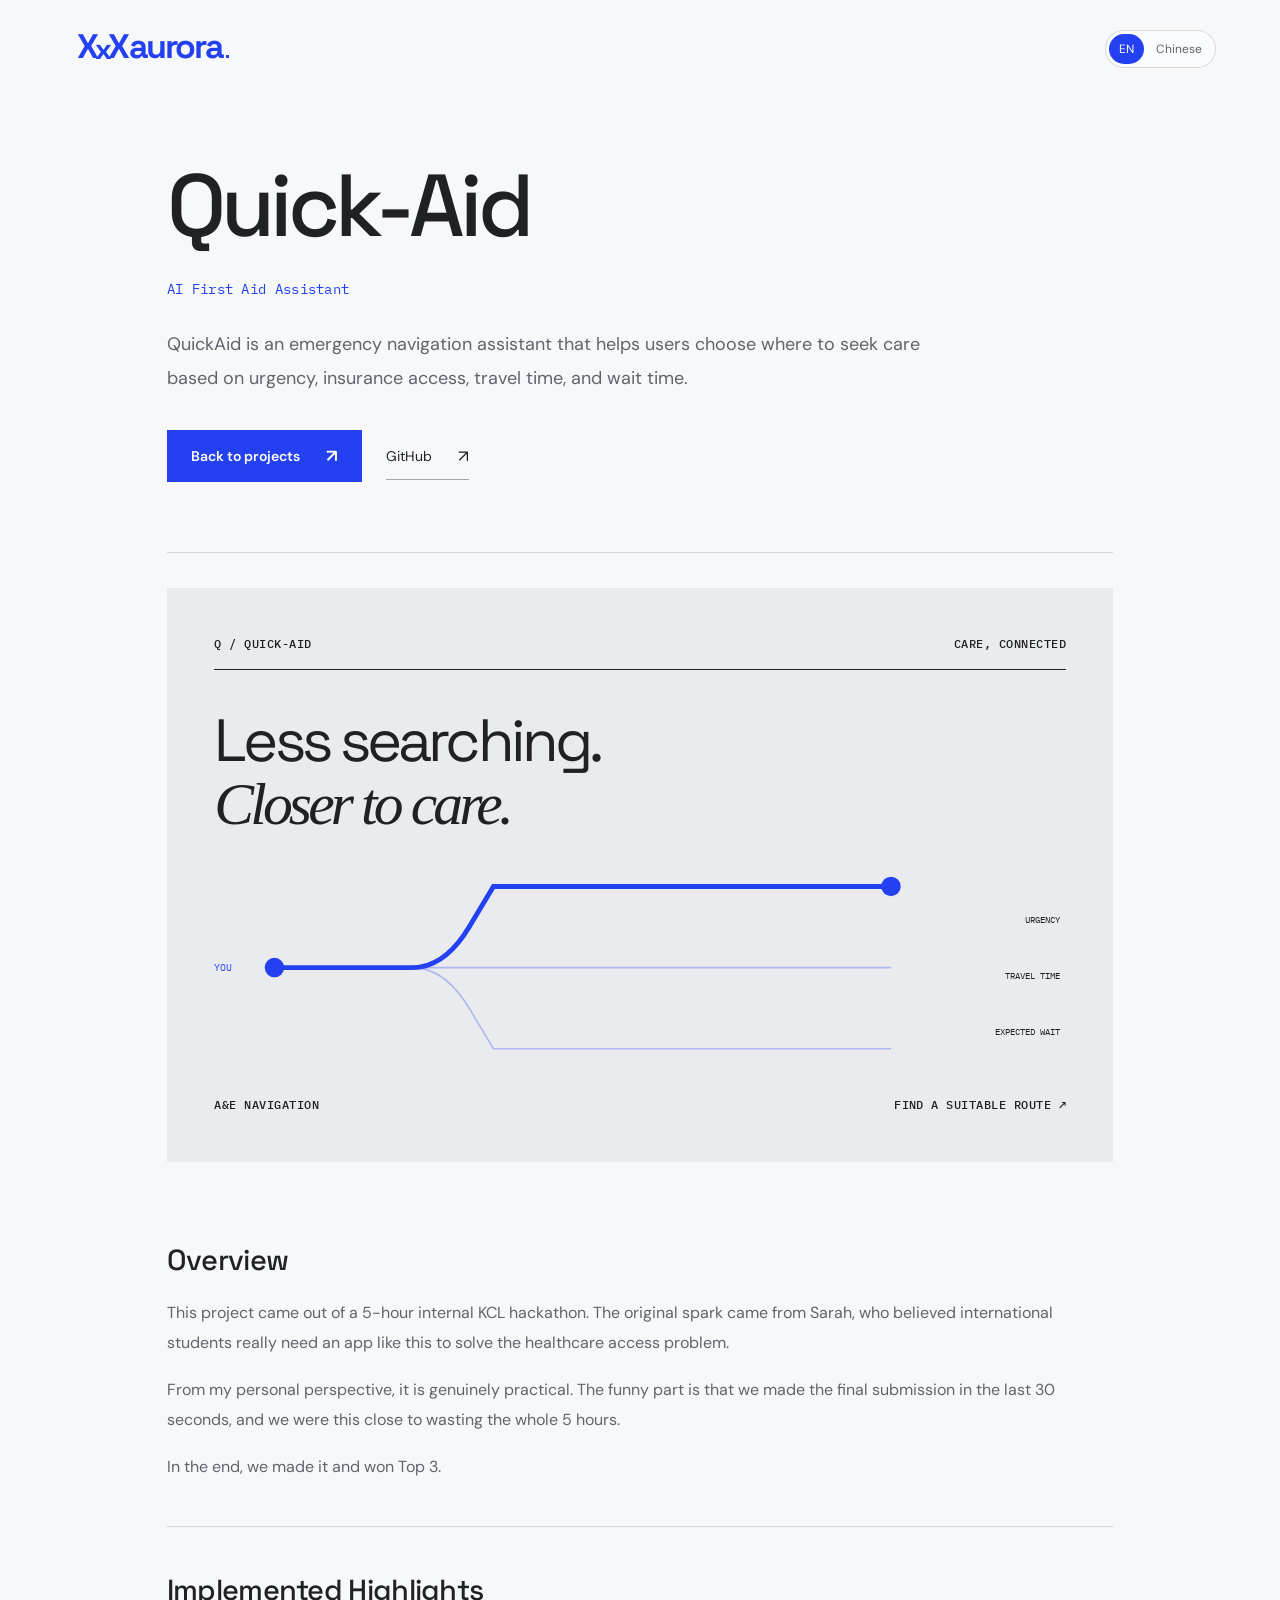
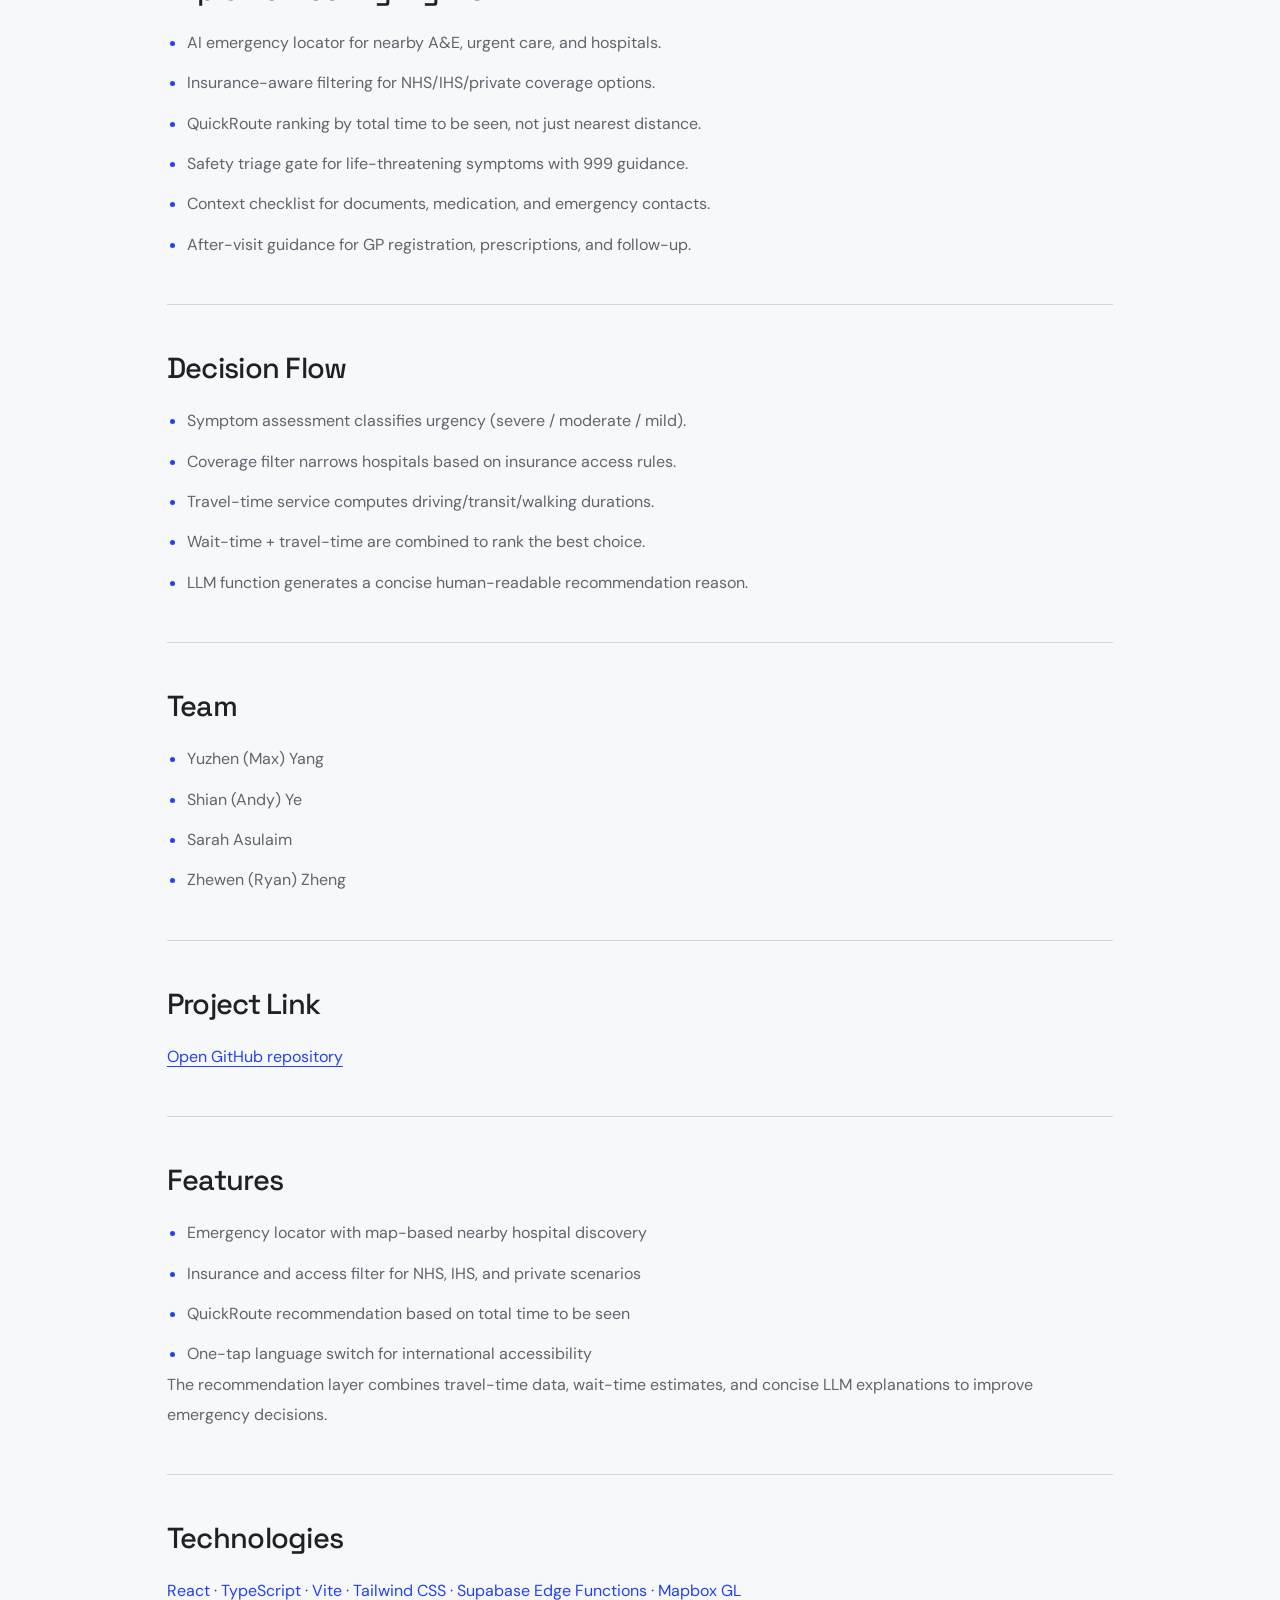
<file: quick-aid.html>
<!doctype html>
<html lang="en">
  <head>
    <meta charset="UTF-8" />
    <meta name="viewport" content="width=device-width, initial-scale=1.0" />
    <title>Quick-Aid | XXX Aurora</title>
    <meta
      id="meta-description"
      name="description"
      content="QuickAid: emergency navigation app for smarter A&E decision support."
    />
    <link rel="preconnect" href="https://fonts.googleapis.com" />
    <link rel="preconnect" href="https://fonts.gstatic.com" crossorigin />
    <link
      href="https://fonts.googleapis.com/css2?family=DM+Sans:wght@400;500;600;700&family=Space+Grotesk:wght@400;500;600;700&family=IBM+Plex+Mono:wght@400;500&display=swap"
      rel="stylesheet"
    />
    <link rel="stylesheet" href="home.css" />
    <link rel="stylesheet" href="detail.css" />
    <link rel="stylesheet" href="portfolio.css" />
    <link rel="stylesheet" href="gallery.css" />
    <link rel="icon" type="image/svg+xml" href="img/aurora-mark.svg" />
  </head>
  <body class="detail-page">
    <a class="detail-brand brand-lockup" href="index.html" aria-label="XxXaurora home"><span class="logo-prefix">X<span class="logo-cross">x</span>X</span><span class="logo-name">aurora</span><span class="logo-stop" aria-hidden="true"></span></a>

    <div class="lang-switch" role="group" aria-label="Language selector">
      <button class="lang-btn is-active" data-lang-btn="en" aria-pressed="true">EN</button>
      <button class="lang-btn" data-lang-btn="zh" aria-pressed="false">中文</button>
    </div>

    <div class="detail-layout">
      <main class="content">
        <section class="panel hero detail-header">
          <h2 data-i18n="title">Quick-Aid</h2>
          <p class="detail-sub" data-i18n="subtitle">AI First Aid Assistant</p>
          <p data-i18n="intro">
            QuickAid is an emergency navigation assistant that helps users choose where
            to seek care based on urgency, insurance access, travel time, and wait time.
          </p>
          <div class="hero-actions detail-actions">
            <a class="button" href="index.html#projects" data-i18n="back">Back to projects</a>
            <a class="ghost" href="https://github.com/zwzheng45/QuickAid" target="_blank" rel="noreferrer">GitHub</a>
          </div>
        </section>
        <div class="detail-cover case-cover cover-quickaid" aria-hidden="true"><span class="cover-top">Q / QUICK-AID <span>CARE, CONNECTED</span></span><div class="care-title">Less searching.<br><em>Closer to care.</em></div><div class="care-diagram"><span class="care-origin">YOU</span><svg viewBox="0 0 420 140" fill="none" aria-hidden="true"><path d="M20 70 H105 Q125 70 140 45 L155 20 H400 M105 70 H400 M105 70 Q125 70 140 95 L155 120 H400" stroke="currentColor" stroke-width="1" opacity=".3"/><path class="care-route" d="M20 70 H105 Q125 70 140 45 L155 20 H400" stroke="currentColor" stroke-width="3"/><circle cx="20" cy="70" r="6" fill="currentColor"/><circle cx="400" cy="20" r="6" fill="currentColor"/></svg><div class="care-options"><span>URGENCY</span><span>TRAVEL TIME</span><span>EXPECTED WAIT</span></div></div><span class="cover-bottom">A&E NAVIGATION <span>FIND A SUITABLE ROUTE ↗</span></span></div>

        <section class="panel">
          <h3 data-i18n="overviewTitle">Overview</h3>
          <p data-i18n="overviewBody1">
            这个项目是一个5个小时KCL校内黑客松的项目，灵感来自Sarah，他认为留学生需要一个这样的APP来解决看病的问题。
          </p>
          <p data-i18n="overviewBody2">
            站在我个人的角度这个还是非常实用的，有趣的是我们做这个项目的时候在最后30秒的时候极限提交，差一点点就白白浪费了5小时时间。
          </p>
          <p data-i18n="overviewBody3">
            最终我们也成功获得了TOP3。
          </p>
        </section>

        <section class="panel">
          <h3 data-i18n="highlightsTitle">Implemented Highlights</h3>
          <ul class="key-list">
            <li data-i18n="highlight1">AI emergency locator for nearby A&amp;E, urgent care, and hospitals.</li>
            <li data-i18n="highlight2">Insurance-aware filtering for NHS/IHS/private coverage options.</li>
            <li data-i18n="highlight3">QuickRoute ranking by total time to be seen, not just nearest distance.</li>
            <li data-i18n="highlight4">Safety triage gate for life-threatening symptoms with 999 guidance.</li>
            <li data-i18n="highlight5">Context checklist for documents, medication, and emergency contacts.</li>
            <li data-i18n="highlight6">After-visit guidance for GP registration, prescriptions, and follow-up.</li>
          </ul>
        </section>

        <section class="panel">
          <h3 data-i18n="flowTitle">Decision Flow</h3>
          <ul class="key-list">
            <li data-i18n="flow1">Symptom assessment classifies urgency (severe / moderate / mild).</li>
            <li data-i18n="flow2">Coverage filter narrows hospitals based on insurance access rules.</li>
            <li data-i18n="flow3">Travel-time service computes driving/transit/walking durations.</li>
            <li data-i18n="flow4">Wait-time + travel-time are combined to rank the best choice.</li>
            <li data-i18n="flow5">LLM function generates a concise human-readable recommendation reason.</li>
          </ul>
        </section>

        <section class="panel">
          <h3 data-i18n="teamTitle">Team</h3>
          <ul class="key-list">
            <li data-i18n="team1">Yuzhen (Max) Yang</li>
            <li data-i18n="team2">Shian (Andy) Ye</li>
            <li data-i18n="team3">Sarah Asulaim</li>
            <li data-i18n="team4">Zhewen (Ryan) Zheng</li>
          </ul>
        </section>

        <section class="panel">
          <h3 data-i18n="linksTitle">Project Link</h3>
          <p class="video-link">
            <a href="https://github.com/zwzheng45/QuickAid" target="_blank" rel="noreferrer" data-i18n="repoLink">Open GitHub repository</a>
          </p>
        </section>

        <section class="panel">
          <h3 data-i18n="featuresTitle">Features</h3>
          <ul class="key-list">
            <li data-i18n="feature1">Emergency locator with map-based nearby hospital discovery</li>
            <li data-i18n="feature2">Insurance and access filter for NHS, IHS, and private scenarios</li>
            <li data-i18n="feature3">QuickRoute recommendation based on total time to be seen</li>
            <li data-i18n="feature4">One-tap language switch for international accessibility</li>
          </ul>
          <p data-i18n="featuresNote">
            The recommendation layer combines travel-time data, wait-time estimates, and
            concise LLM explanations to improve emergency decisions.
          </p>
        </section>

        <section class="panel">
          <h3 data-i18n="techTitle">Technologies</h3>
          <p class="tech-line" data-i18n="techBody">
            Python · Flask · Computer Vision · Generative AI
          </p>
        </section>
      </main>
    </div>

    <script src="shared-i18n.js"></script>
    <script>
      (function () {
        const i18n = {
          en: {
            pageTitle: "Quick-Aid | XXX Aurora",
            pageDescription:
              "QuickAid: emergency navigation app for smarter A&E decision support.",
            title: "Quick-Aid",
            subtitle: "AI First Aid Assistant",
            intro:
              "QuickAid is an emergency navigation assistant that helps users choose where to seek care based on urgency, insurance access, travel time, and wait time.",
            back: "Back to projects",
            overviewTitle: "Overview",
            overviewBody1:
              "This project came out of a 5-hour internal KCL hackathon. The original spark came from Sarah, who believed international students really need an app like this to solve the healthcare access problem.",
            overviewBody2:
              "From my personal perspective, it is genuinely practical. The funny part is that we made the final submission in the last 30 seconds, and we were this close to wasting the whole 5 hours.",
            overviewBody3:
              "In the end, we made it and won Top 3.",
            highlightsTitle: "Implemented Highlights",
            highlight1: "AI emergency locator for nearby A&E, urgent care, and hospitals.",
            highlight2: "Insurance-aware filtering for NHS/IHS/private coverage options.",
            highlight3: "QuickRoute ranking by total time to be seen, not just nearest distance.",
            highlight4: "Safety triage gate for life-threatening symptoms with 999 guidance.",
            highlight5: "Context checklist for documents, medication, and emergency contacts.",
            highlight6: "After-visit guidance for GP registration, prescriptions, and follow-up.",
            flowTitle: "Decision Flow",
            flow1: "Symptom assessment classifies urgency (severe / moderate / mild).",
            flow2: "Coverage filter narrows hospitals based on insurance access rules.",
            flow3: "Travel-time service computes driving/transit/walking durations.",
            flow4: "Wait-time + travel-time are combined to rank the best choice.",
            flow5: "LLM function generates a concise human-readable recommendation reason.",
            teamTitle: "Team",
            team1: "Yuzhen (Max) Yang",
            team2: "Shian (Andy) Ye",
            team3: "Sarah Asulaim",
            team4: "Zhewen (Ryan) Zheng",
            linksTitle: "Project Link",
            repoLink: "Open GitHub repository",
            featuresTitle: "Features",
            feature1: "Emergency locator with map-based nearby hospital discovery",
            feature2: "Insurance and access filter for NHS, IHS, and private scenarios",
            feature3: "QuickRoute recommendation based on total time to be seen",
            feature4: "One-tap language switch for international accessibility",
            featuresNote:
              "The recommendation layer combines travel-time data, wait-time estimates, and concise LLM explanations to improve emergency decisions.",
            techTitle: "Technologies",
            techBody: "React · TypeScript · Vite · Tailwind CSS · Supabase Edge Functions · Mapbox GL"
          },
          zh: {
            pageTitle: "Quick-Aid | XXX Aurora",
            pageDescription: "QuickAid：用于应急就医决策的智能急诊导航工具。",
            title: "Quick-Aid",
            subtitle: "智能急救助手",
            intro:
              "QuickAid 是一个应急就医导航助手，会结合紧急程度、保险可及性、路程时间和候诊时间，帮助用户更快选择合适医院。",
            back: "返回项目总览",
            overviewTitle: "概览",
            overviewBody1:
              "这个项目是一个5个小时伦敦国王学院校内黑客松的项目，灵感来自Sarah，他认为留学生需要一个这样的应用来解决看病的问题。",
            overviewBody2:
              "站在我个人的角度这个还是非常实用的，有趣的是我们做这个项目的时候在最后30秒的时候极限提交，差一点点就白白浪费了5小时时间。",
            overviewBody3:
              "最终我们也成功获得了前三名。",
            highlightsTitle: "已实现亮点",
            highlight1: "提供附近 急诊科、急诊中心与医院的智能定位能力。",
            highlight2: "支持 英国国家医疗服务 / 移民医疗附加费 / 私人保险等覆盖条件下的医院筛选。",
            highlight3: "QuickRoute 按“就诊总耗时”而非仅地理距离进行推荐排序。",
            highlight4: "对危及生命症状设置安全分诊闸门，并给出 999 指引。",
            highlight5: "根据场景生成证件、药物和紧急联系人等携带清单。",
            highlight6: "就诊后给出 全科医生注册、取药与复诊等后续建议。",
            flowTitle: "决策流程",
            flow1: "先通过症状评估判断紧急程度（严重 / 中度 / 轻度）。",
            flow2: "再根据保险/覆盖规则过滤可访问医院。",
            flow3: "调用路程服务计算驾车/公交/步行耗时。",
            flow4: "结合候诊时间与路程时间，计算最优就诊选择。",
            flow5: "由 大语言模型 生成简短可读的推荐理由。",
            teamTitle: "团队",
            team1: "Yuzhen (Max) Yang",
            team2: "Shian (Andy) Ye",
            team3: "Sarah Asulaim",
            team4: "Zhewen (Ryan) Zheng",
            linksTitle: "项目链接",
            repoLink: "打开 GitHub 仓库",
            featuresTitle: "功能",
            feature1: "地图化急诊定位，快速发现附近可用医院",
            feature2: "面向 英国国家医疗服务、移民医疗附加费和私人保险场景的可及性筛选",
            feature3: "基于总就诊耗时的 QuickRoute 推荐",
            feature4: "一键语言切换，提升国际用户可达性",
            featuresNote:
              "推荐层结合路程耗时、候诊估计与简洁 大语言模型 解释，帮助用户更快做出急诊决策。",
            techTitle: "技术栈",
            techBody: "React · TypeScript · Vite · Tailwind CSS · Supabase Edge Functions · Mapbox GL"
          }
        };

        const buttons = document.querySelectorAll("[data-lang-btn]");

        function applyLang(lang) {
          window.applySharedLanguage(lang);
          const dict = i18n[lang] || i18n.en;
          document.documentElement.lang = lang === "zh" ? "zh-CN" : "en";
          document.title = dict.pageTitle;

          const meta = document.getElementById("meta-description");
          if (meta) {
            meta.setAttribute("content", dict.pageDescription);
          }

          document.querySelectorAll("[data-i18n]").forEach((node) => {
            const key = node.getAttribute("data-i18n");
            if (dict[key]) {
              node.textContent = dict[key];
            }
          });

          buttons.forEach((btn) => {
            const isActive = btn.getAttribute("data-lang-btn") === lang;
            btn.classList.toggle("is-active", isActive);
            btn.setAttribute("aria-pressed", isActive ? "true" : "false");
          });
        }

        buttons.forEach((btn) => {
          btn.addEventListener("click", () => {
            const lang = btn.getAttribute("data-lang-btn");
            applyLang(lang);
            try {
              localStorage.setItem("site-lang", lang);
            } catch (err) {
              // Keep runtime language only when storage is blocked.
            }
          });
        });

        let initialLang = "en";
        try {
          const stored = localStorage.getItem("site-lang");
          if (stored === "zh" || stored === "en") {
            initialLang = stored;
          }
        } catch (err) {
          initialLang = "en";
        }

        applyLang(initialLang);
      })();
    </script>
  </body>
</html>
</file>
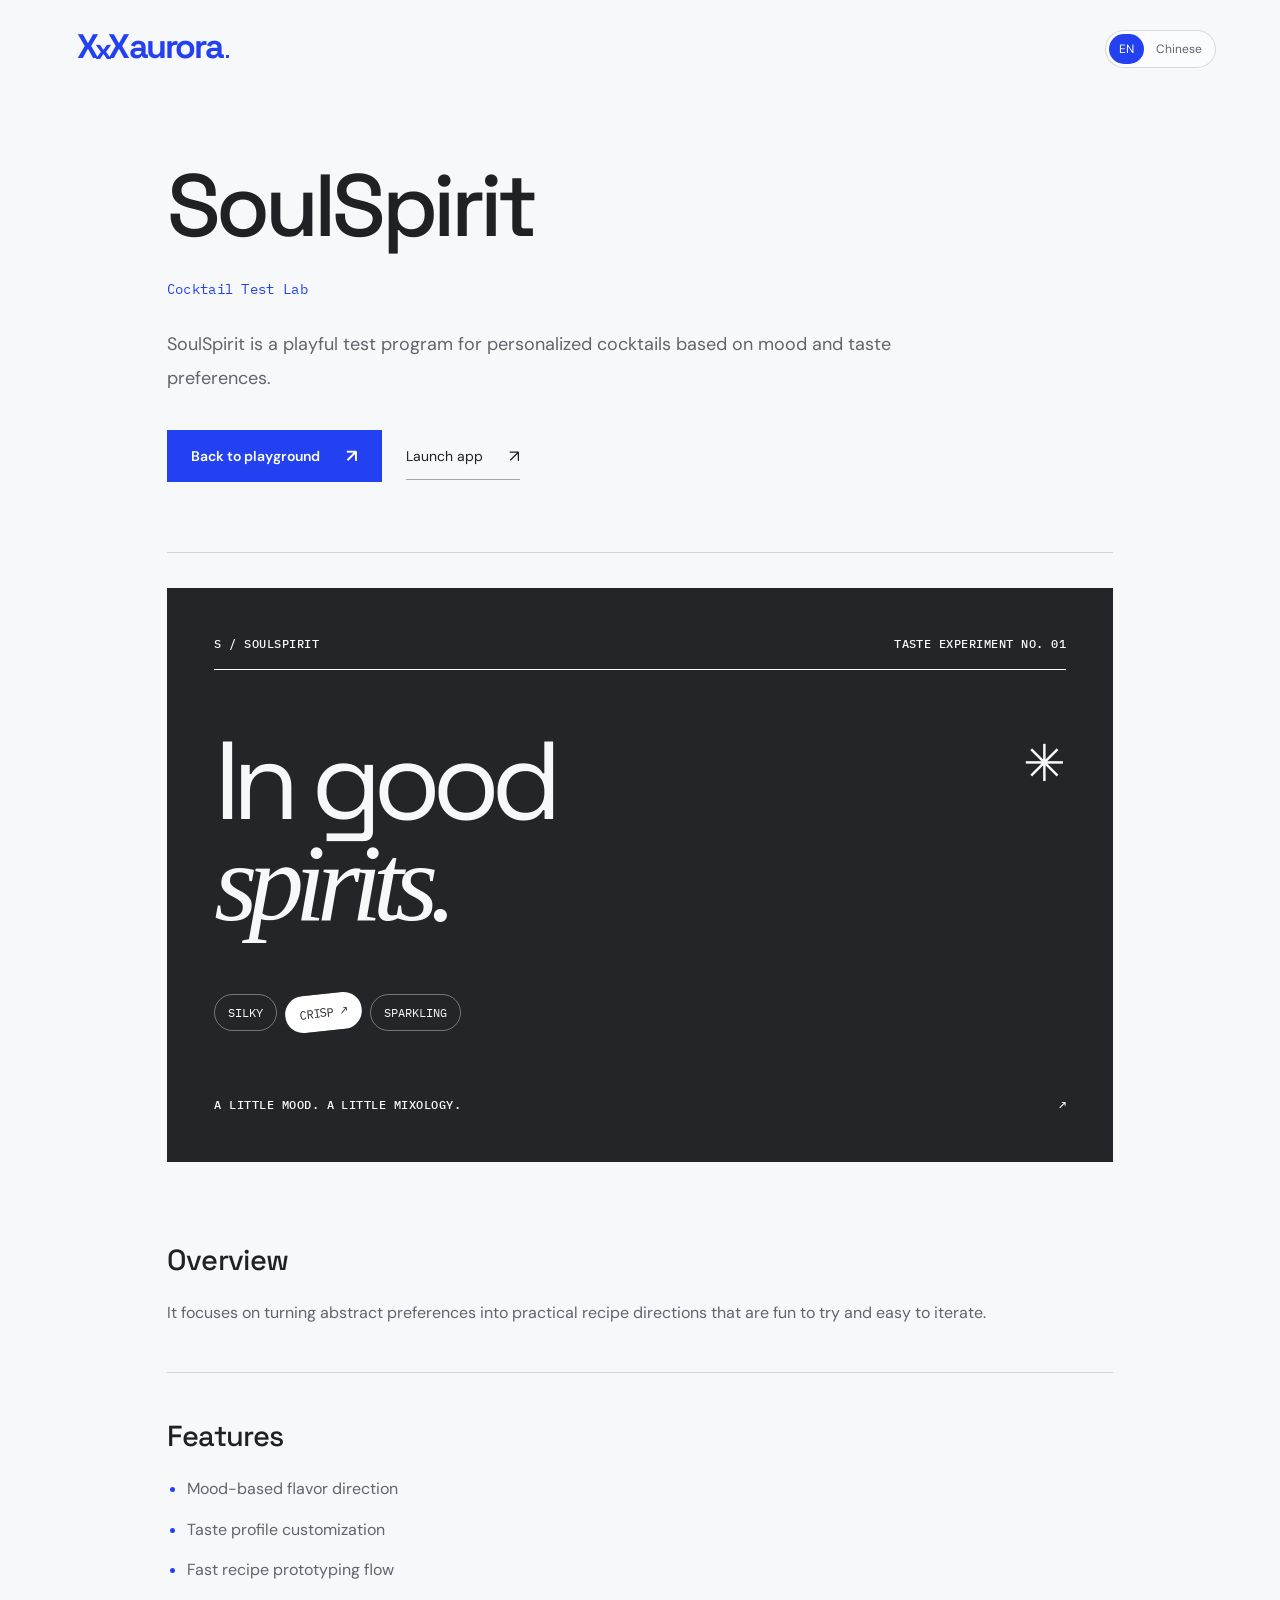
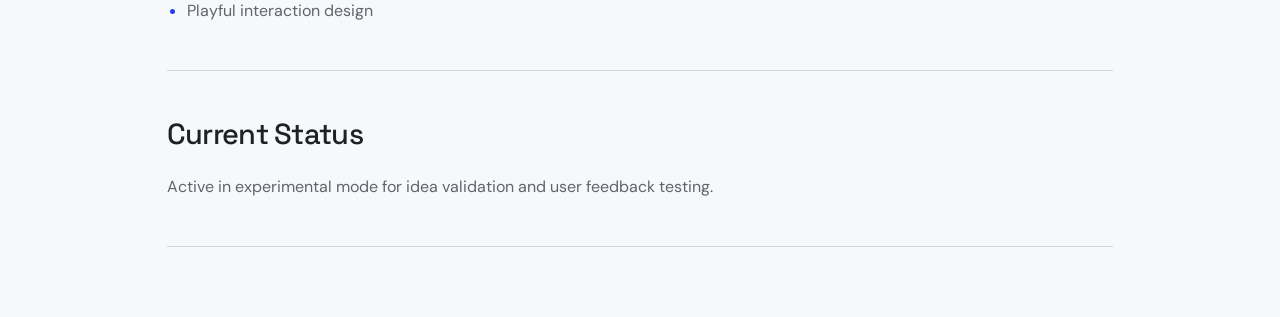
<file: soulspirit.html>
<!doctype html>
<html lang="en">
  <head>
    <meta charset="UTF-8" />
    <meta name="viewport" content="width=device-width, initial-scale=1.0" />
    <title>SoulSpirit | XXX Aurora</title>
    <meta
      id="meta-description"
      name="description"
      content="SoulSpirit: a playful cocktail customization experiment."
    />
    <link rel="preconnect" href="https://fonts.googleapis.com" />
    <link rel="preconnect" href="https://fonts.gstatic.com" crossorigin />
    <link
      href="https://fonts.googleapis.com/css2?family=DM+Sans:wght@400;500;600;700&family=Space+Grotesk:wght@400;500;600;700&family=IBM+Plex+Mono:wght@400;500&display=swap"
      rel="stylesheet"
    />
    <link rel="stylesheet" href="home.css" />
    <link rel="stylesheet" href="detail.css" />
    <link rel="stylesheet" href="portfolio.css" />
    <link rel="stylesheet" href="gallery.css" />
    <link rel="icon" type="image/svg+xml" href="img/aurora-mark.svg" />
  </head>
  <body class="detail-page">
    <a class="detail-brand brand-lockup" href="index.html" aria-label="XxXaurora home"><span class="logo-prefix">X<span class="logo-cross">x</span>X</span><span class="logo-name">aurora</span><span class="logo-stop" aria-hidden="true"></span></a>

    <div class="lang-switch" role="group" aria-label="Language selector">
      <button class="lang-btn is-active" data-lang-btn="en" aria-pressed="true">EN</button>
      <button class="lang-btn" data-lang-btn="zh" aria-pressed="false">中文</button>
    </div>

    <div class="detail-layout">
      <main class="content">
        <section class="panel hero detail-header">
          <h2 data-i18n="title">SoulSpirit</h2>
          <p class="detail-sub" data-i18n="subtitle">Cocktail Test Lab</p>
          <p data-i18n="intro">
            SoulSpirit is a playful test program for personalized cocktails based on mood
            and taste preferences.
          </p>
          <div class="hero-actions detail-actions">
            <a class="button" href="index.html#playground" data-i18n="back">Back to playground</a>
            <a class="ghost" href="https://soulspirits.xxxaurora.com" target="_blank" rel="noreferrer" data-i18n="launch">Launch app</a>
          </div>
        </section>
        <div class="detail-cover case-cover cover-soulspirit" aria-hidden="true"><span class="cover-top">S / SOULSPIRIT <span>TASTE EXPERIMENT NO. 01</span></span><div class="soul-word">In good<br><em>spirits.</em><span>✳</span></div><div class="taste-choices"><span>SILKY</span><span>CRISP ↗</span><span>SPARKLING</span></div><span class="cover-bottom">A LITTLE MOOD. A LITTLE MIXOLOGY. <span>↗</span></span></div>

        <section class="panel">
          <h3 data-i18n="overviewTitle">Overview</h3>
          <p data-i18n="overviewBody">
            It focuses on turning abstract preferences into practical recipe directions
            that are fun to try and easy to iterate.
          </p>
        </section>

        <section class="panel">
          <h3 data-i18n="featuresTitle">Features</h3>
          <ul class="key-list">
            <li data-i18n="feature1">Mood-based flavor direction</li>
            <li data-i18n="feature2">Taste profile customization</li>
            <li data-i18n="feature3">Fast recipe prototyping flow</li>
            <li data-i18n="feature4">Playful interaction design</li>
          </ul>
        </section>

        <section class="panel">
          <h3 data-i18n="statusTitle">Current Status</h3>
          <p data-i18n="statusBody">
            Active in experimental mode for idea validation and user feedback testing.
          </p>
        </section>
      </main>
    </div>

    <script src="shared-i18n.js"></script>
    <script>
      (function () {
        const i18n = {
          en: {
            pageTitle: "SoulSpirit | XXX Aurora",
            pageDescription: "SoulSpirit: a playful cocktail customization experiment.",
            title: "SoulSpirit",
            subtitle: "Cocktail Test Lab",
            intro:
              "SoulSpirit is a playful test program for personalized cocktails based on mood and taste preferences.",
            back: "Back to playground",
            launch: "Launch app",
            overviewTitle: "Overview",
            overviewBody:
              "It focuses on turning abstract preferences into practical recipe directions that are fun to try and easy to iterate.",
            featuresTitle: "Features",
            feature1: "Mood-based flavor direction",
            feature2: "Taste profile customization",
            feature3: "Fast recipe prototyping flow",
            feature4: "Playful interaction design",
            statusTitle: "Current Status",
            statusBody: "Active in experimental mode for idea validation and user feedback testing."
          },
          zh: {
            pageTitle: "SoulSpirit | XXX Aurora",
            pageDescription: "SoulSpirit：用于定制鸡尾酒的趣味实验项目。",
            title: "SoulSpirit",
            subtitle: "定制鸡尾酒测试程序",
            intro:
              "SoulSpirit 是一个用于定制鸡尾酒的趣味测试程序，会根据情绪和口味偏好生成配方方向。",
            back: "返回游乐场",
            launch: "进入项目",
            overviewTitle: "概览",
            overviewBody: "它的重点是把抽象偏好转化为可执行配方方向，便于快速尝试和迭代。",
            featuresTitle: "功能",
            feature1: "基于情绪的风味方向",
            feature2: "口味偏好定制",
            feature3: "快速配方原型流程",
            feature4: "趣味化交互设计",
            statusTitle: "当前状态",
            statusBody: "当前处于实验模式，用于验证创意和收集用户反馈。"
          }
        };

        const buttons = document.querySelectorAll("[data-lang-btn]");

        function applyLang(lang) {
          window.applySharedLanguage(lang);
          const dict = i18n[lang] || i18n.en;
          document.documentElement.lang = lang === "zh" ? "zh-CN" : "en";
          document.title = dict.pageTitle;

          const meta = document.getElementById("meta-description");
          if (meta) {
            meta.setAttribute("content", dict.pageDescription);
          }

          document.querySelectorAll("[data-i18n]").forEach((node) => {
            const key = node.getAttribute("data-i18n");
            if (dict[key]) {
              node.textContent = dict[key];
            }
          });

          buttons.forEach((btn) => {
            const isActive = btn.getAttribute("data-lang-btn") === lang;
            btn.classList.toggle("is-active", isActive);
            btn.setAttribute("aria-pressed", isActive ? "true" : "false");
          });
        }

        buttons.forEach((btn) => {
          btn.addEventListener("click", () => {
            const lang = btn.getAttribute("data-lang-btn");
            applyLang(lang);
            try {
              localStorage.setItem("site-lang", lang);
            } catch (err) {
              // Keep runtime language only when storage is blocked.
            }
          });
        });

        let initialLang = "en";
        try {
          const stored = localStorage.getItem("site-lang");
          if (stored === "zh" || stored === "en") {
            initialLang = stored;
          }
        } catch (err) {
          initialLang = "en";
        }

        applyLang(initialLang);
      })();
    </script>
  </body>
</html>
</file>
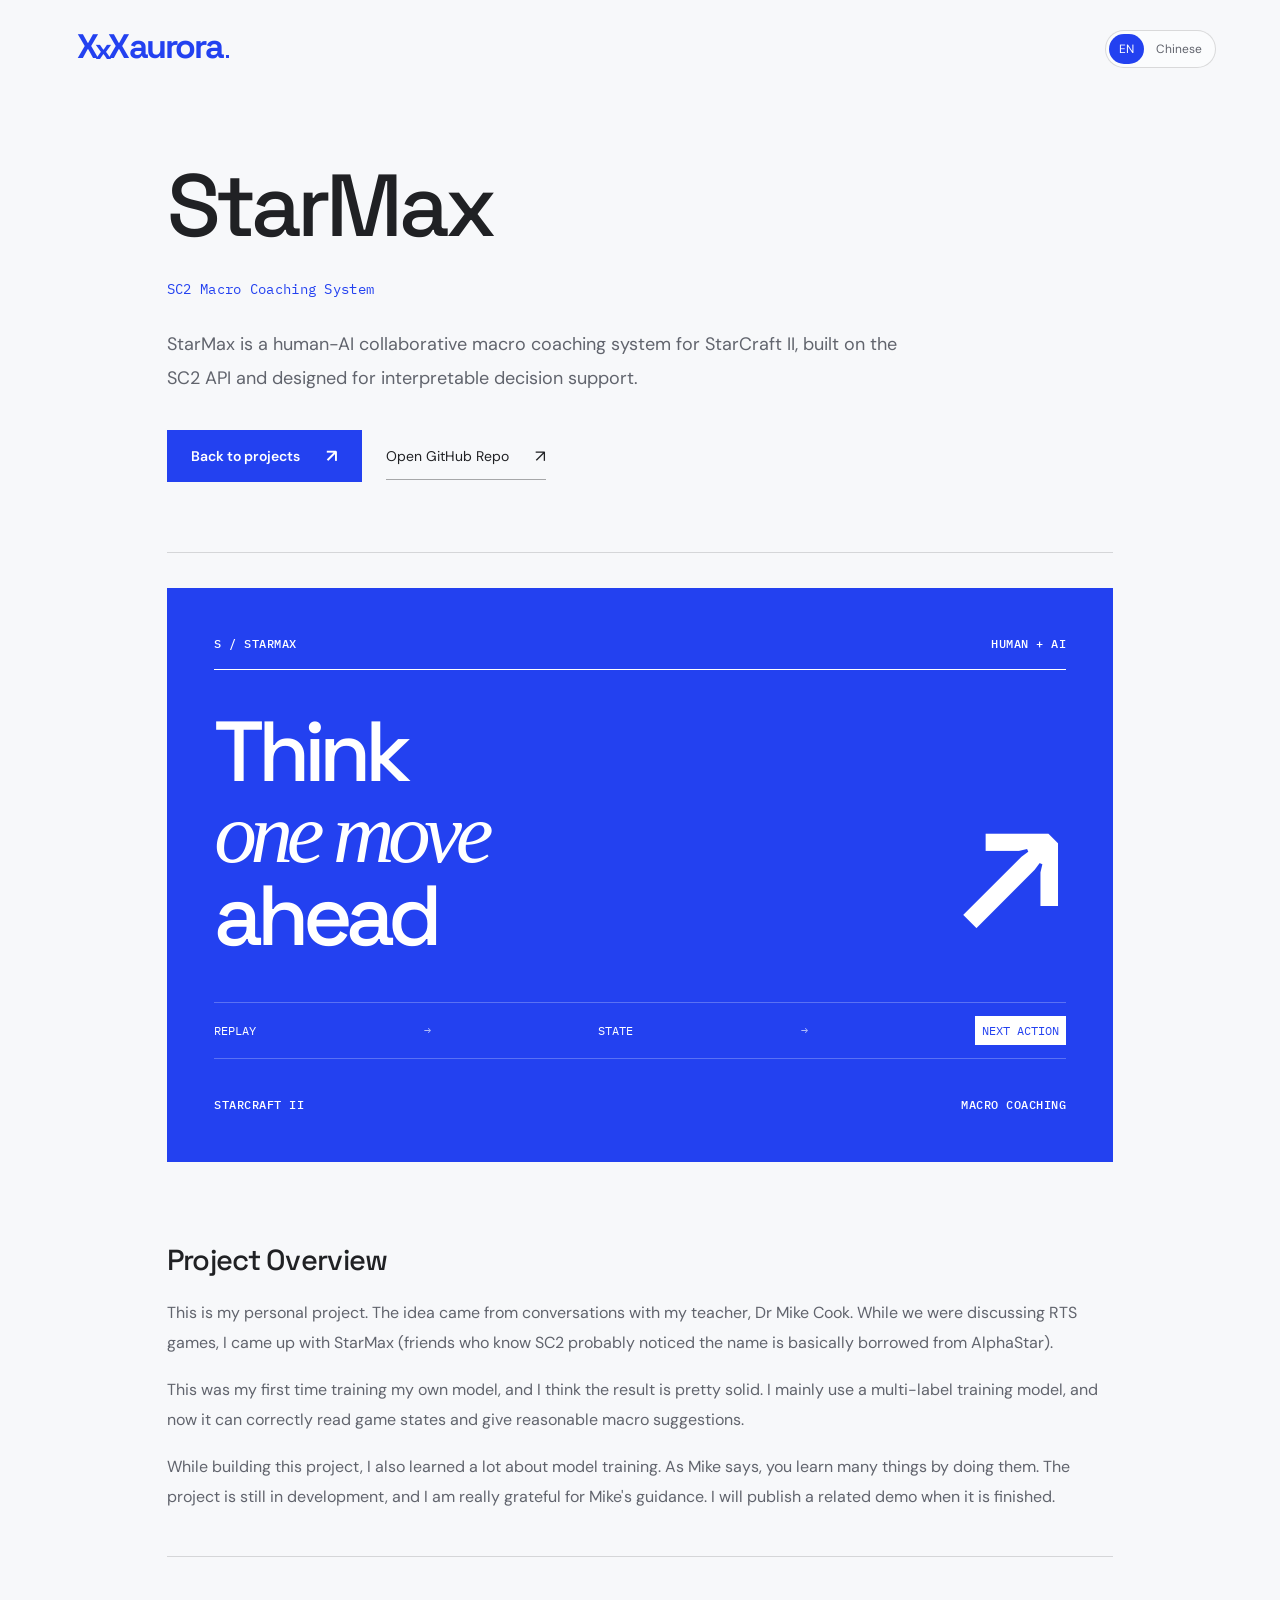
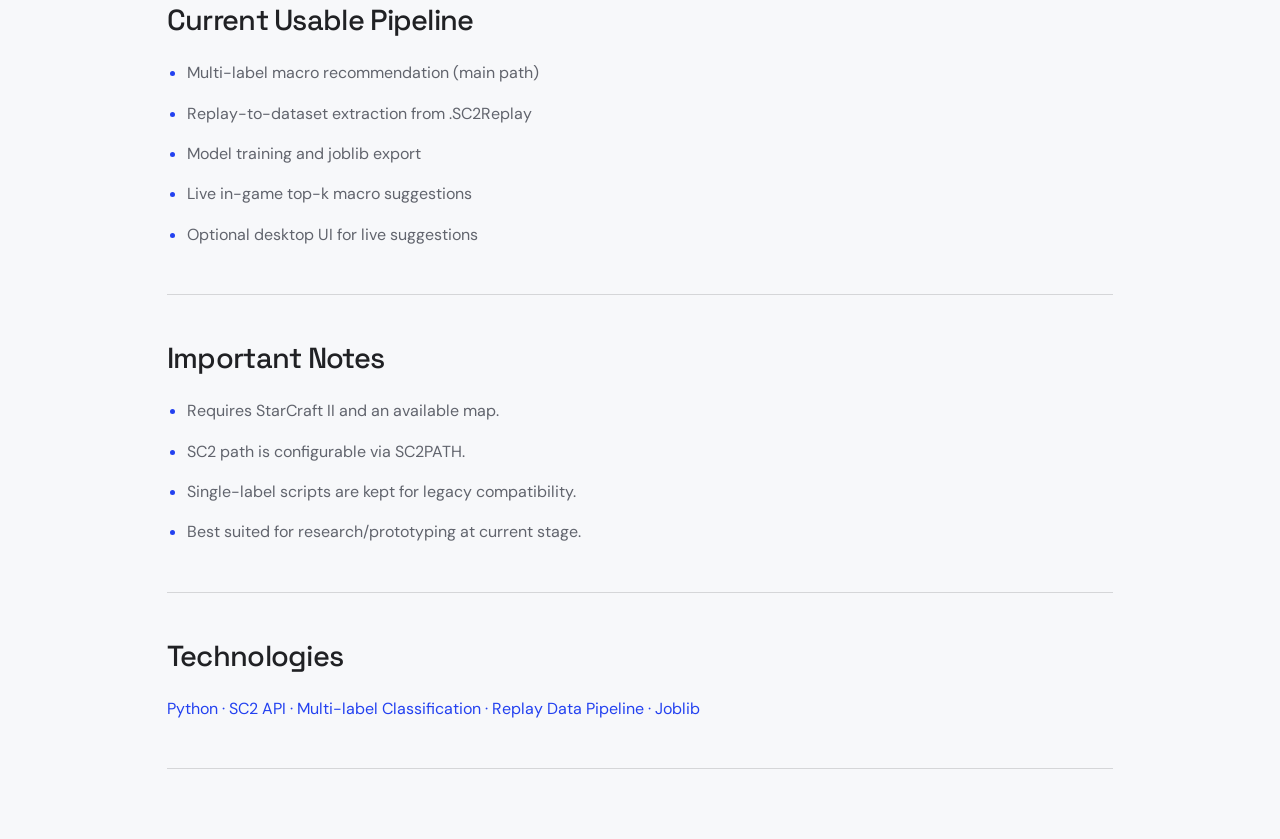
<file: starmax.html>
<!doctype html>
<html lang="en">
  <head>
    <meta charset="UTF-8" />
    <meta name="viewport" content="width=device-width, initial-scale=1.0" />
    <title>StarMax | XXX Aurora</title>
    <meta
      id="meta-description"
      name="description"
      content="StarMax: a human-AI collaborative macro coaching system for StarCraft II."
    />
    <link rel="preconnect" href="https://fonts.googleapis.com" />
    <link rel="preconnect" href="https://fonts.gstatic.com" crossorigin />
    <link
      href="https://fonts.googleapis.com/css2?family=DM+Sans:wght@400;500;600;700&family=Space+Grotesk:wght@400;500;600;700&family=IBM+Plex+Mono:wght@400;500&display=swap"
      rel="stylesheet"
    />
    <link rel="stylesheet" href="home.css" />
    <link rel="stylesheet" href="detail.css" />
    <link rel="stylesheet" href="portfolio.css" />
    <link rel="stylesheet" href="gallery.css" />
    <link rel="icon" type="image/svg+xml" href="img/aurora-mark.svg" />
  </head>
  <body class="detail-page">
    <a class="detail-brand brand-lockup" href="index.html" aria-label="XxXaurora home"><span class="logo-prefix">X<span class="logo-cross">x</span>X</span><span class="logo-name">aurora</span><span class="logo-stop" aria-hidden="true"></span></a>

    <div class="lang-switch" role="group" aria-label="Language selector">
      <button class="lang-btn is-active" data-lang-btn="en" aria-pressed="true">EN</button>
      <button class="lang-btn" data-lang-btn="zh" aria-pressed="false">中文</button>
    </div>

    <div class="detail-layout">
      <main class="content">
        <section class="panel hero detail-header">
          <h2 data-i18n="title">StarMax</h2>
          <p class="detail-sub" data-i18n="subtitle">SC2 Macro Coaching System</p>
          <p data-i18n="intro">
            StarMax is a human-AI collaborative macro coaching system for StarCraft II,
            built on the SC2 API and designed for interpretable decision support.
          </p>
          <div class="hero-actions detail-actions">
            <a class="button" href="index.html#projects" data-i18n="back">Back to projects</a>
            <a
              class="ghost"
              href="https://github.com/XxXaurora0821/StarMax"
              target="_blank"
              rel="noreferrer"
              data-i18n="repoBtn"
              >Open GitHub Repo</a
            >
          </div>
        </section>
        <div class="detail-cover case-cover cover-starmax" aria-hidden="true"><span class="cover-top">S / STARMAX <span>HUMAN + AI</span></span><div class="star-word">Think<br><em>one move</em><br>ahead<span>↗</span></div><div class="decision-strip"><span>REPLAY</span><i>→</i><span>STATE</span><i>→</i><span class="decision-active">NEXT ACTION</span></div><span class="cover-bottom">STARCRAFT II <span>MACRO COACHING</span></span></div>

        <section class="panel">
          <h3 data-i18n="overviewTitle">Project Overview</h3>
          <p data-i18n="overviewBody1">
            这个项目是我的个人项目，想法来自于我和我的老师 Dr Mike Cook，我们在讨论
            RTS 游戏的时候我就产生了 StarMax 的想法（了解 SC2 的朋友应该知道这名字其实是抄
            AlphaStar）。
          </p>
          <p data-i18n="overviewBody2">
            这个项目是我第一次训练自己的模型，我认为效果还算不错，主要使用的是多标签训练模型，
            现在模型已经能正确读取游戏状态，并且给出合理的宏观建议。
          </p>
          <p data-i18n="overviewBody3">
            做这个项目的时候我也学到了很多训练模型的相关知识，正如 Mike 说的，很多东西是你干着干着学会的。
            这个项目还在开发中，感谢 Mike 给了我很多指导，完成后我也会发布相关 Demo 演示。
          </p>
        </section>

        <section class="panel">
          <h3 data-i18n="pipelineTitle">Current Usable Pipeline</h3>
          <ul class="key-list">
            <li data-i18n="pipeline1">Multi-label macro recommendation (main path)</li>
            <li data-i18n="pipeline2">Replay-to-dataset extraction from .SC2Replay</li>
            <li data-i18n="pipeline3">Model training and joblib export</li>
            <li data-i18n="pipeline4">Live in-game top-k macro suggestions</li>
            <li data-i18n="pipeline5">Optional desktop UI for live suggestions</li>
          </ul>
        </section>

      <section class="panel">
          <h3 data-i18n="notesTitle">Important Notes</h3>
          <ul class="key-list">
            <li data-i18n="note1">Requires StarCraft II and an available map.</li>
            <li data-i18n="note2">SC2 path is configurable via SC2PATH.</li>
            <li data-i18n="note3">Single-label scripts are kept for legacy compatibility.</li>
            <li data-i18n="note4">Best suited for research/prototyping at current stage.</li>
          </ul>
        </section>

        <section class="panel">
          <h3 data-i18n="techTitle">Technologies</h3>
          <p class="tech-line" data-i18n="techBody">
            Python · SC2 API · Multi-label Classification · Replay Data Pipeline · Joblib
          </p>
        </section>
      </main>
    </div>

    <script src="shared-i18n.js"></script>
    <script>
      (function () {
        const i18n = {
          en: {
            pageTitle: "StarMax | XXX Aurora",
            pageDescription:
              "StarMax: a human-AI collaborative macro coaching system for StarCraft II.",
            title: "StarMax",
            subtitle: "SC2 Macro Coaching System",
            intro:
              "StarMax is a human-AI collaborative macro coaching system for StarCraft II, built on the SC2 API and designed for interpretable decision support.",
            back: "Back to projects",
            overviewTitle: "Project Overview",
            overviewBody1:
              "This is my personal project. The idea came from conversations with my teacher, Dr Mike Cook. While we were discussing RTS games, I came up with StarMax (friends who know SC2 probably noticed the name is basically borrowed from AlphaStar).",
            overviewBody2:
              "This was my first time training my own model, and I think the result is pretty solid. I mainly use a multi-label training model, and now it can correctly read game states and give reasonable macro suggestions.",
            overviewBody3:
              "While building this project, I also learned a lot about model training. As Mike says, you learn many things by doing them. The project is still in development, and I am really grateful for Mike's guidance. I will publish a related demo when it is finished.",
            repoBtn: "Open GitHub Repo",
            pipelineTitle: "Current Usable Pipeline",
            pipeline1: "Multi-label macro recommendation (main path)",
            pipeline2: "Replay-to-dataset extraction from .SC2Replay",
            pipeline3: "Model training and joblib export",
            pipeline4: "Live in-game top-k macro suggestions",
            pipeline5: "Optional desktop UI for live suggestions",
            notesTitle: "Important Notes",
            note1: "Requires StarCraft II and an available map.",
            note2: "SC2 path is configurable via SC2PATH.",
            note3: "Single-label scripts are kept for legacy compatibility.",
            note4: "Best suited for research/prototyping at current stage.",
            techTitle: "Technologies",
            techBody:
              "Python · SC2 API · Multi-label Classification · Replay Data Pipeline · Joblib"
          },
          zh: {
            pageTitle: "StarMax | XXX Aurora",
            pageDescription: "StarMax：基于 星际争霸Ⅱ接口 的星际争霸 II 人机协作宏观教练系统。",
            title: "StarMax",
            subtitle: "星际争霸Ⅱ宏观教练系统",
            intro:
              "StarMax 是一个基于 星际争霸Ⅱ接口 的星际争霸 II 人机协作宏观教练系统，重点在可解释的决策支持。",
            back: "返回项目总览",
            overviewTitle: "项目概述",
            overviewBody1:
              "这个项目是我的个人项目，想法来自于我和我的老师Mike Cook 博士，我们在讨论即时战略游戏的时候我就产生了StarMax的想法（了解星际争霸Ⅱ的朋友应该知道这名字其实是抄AlphaStar）。",
            overviewBody2:
              "这个项目是我第一次训练自己的模型，我认为效果还算不错，主要使用的是多标签训练模型，现在模型已经能正确读取游戏状态，并且给出合理的宏观建议。",
            overviewBody3:
              "做这个项目的时候我也学到了很多训练模型的相关知识，正如mike说的，很多东西是你干着干着学会的。这个项目还在开发中，感谢mike给了我很多指导，完成后我也会发布相关演示演示。",
            repoBtn: "打开 GitHub 仓库",
            pipelineTitle: "当前可用流程",
            pipeline1: "多标签宏观推荐（主流程）",
            pipeline2: "从 .SC2Replay 回放提取训练数据集",
            pipeline3: "模型训练与 joblib 导出",
            pipeline4: "对局中实时 排名靠前的宏观建议",
            pipeline5: "可选桌面界面 实时显示建议",
            notesTitle: "重要说明",
            note1: "需要本地安装 星际争霸Ⅱ 并有可用地图。",
            note2: "星际争霸Ⅱ路径可通过 SC2PATH 环境变量配置。",
            note3: "仓库保留了单标签脚本用于兼容旧流程。",
            note4: "现阶段更适合研究与原型验证场景。",
            techTitle: "技术栈",
            techBody:
              "Python · 星际争霸Ⅱ接口 · 多标签分类 · 回放数据流水线 · Joblib"
          }
        };

        const buttons = document.querySelectorAll("[data-lang-btn]");

        function applyLang(lang) {
          window.applySharedLanguage(lang);
          const dict = i18n[lang] || i18n.en;
          document.documentElement.lang = lang === "zh" ? "zh-CN" : "en";
          document.title = dict.pageTitle;

          const meta = document.getElementById("meta-description");
          if (meta) {
            meta.setAttribute("content", dict.pageDescription);
          }

          document.querySelectorAll("[data-i18n]").forEach((node) => {
            const key = node.getAttribute("data-i18n");
            if (dict[key]) {
              node.textContent = dict[key];
            }
          });

          buttons.forEach((btn) => {
            const isActive = btn.getAttribute("data-lang-btn") === lang;
            btn.classList.toggle("is-active", isActive);
            btn.setAttribute("aria-pressed", isActive ? "true" : "false");
          });
        }

        buttons.forEach((btn) => {
          btn.addEventListener("click", () => {
            const lang = btn.getAttribute("data-lang-btn");
            applyLang(lang);
            try {
              localStorage.setItem("site-lang", lang);
            } catch (err) {
              // Keep runtime language only when storage is blocked.
            }
          });
        });

        let initialLang = "en";
        try {
          const stored = localStorage.getItem("site-lang");
          if (stored === "zh" || stored === "en") {
            initialLang = stored;
          }
        } catch (err) {
          initialLang = "en";
        }

        applyLang(initialLang);
      })();
    </script>
  </body>
</html>
</file>
<file: home.css>
:root{color-scheme:dark;--bg:#080b0d;--surface:#101518;--text:#f0f3ee;--muted:#a0aaa9;--accent:#beef9c;--line:#ffffff20;--ease:cubic-bezier(.22,1,.36,1);font-family:'DM Sans',Arial,sans-serif;color:var(--text);background:var(--bg)}
*{box-sizing:border-box}html{scroll-behavior:smooth;scroll-padding-top:110px}body{margin:0}a{color:inherit;text-decoration:none}button{font:inherit}a,button{-webkit-tap-highlight-color:transparent}button,a{touch-action:manipulation}a:focus-visible,button:focus-visible{outline:2px solid var(--accent);outline-offset:7px}::selection{background:var(--accent);color:var(--bg)}h1,h2,h3,h4,p{margin:0}button{cursor:pointer}.skip-link{position:fixed;top:-100px;left:16px;z-index:50;padding:12px;background:var(--accent);color:#080b0d}.skip-link:focus{top:15px}.reading-progress{position:fixed;left:0;top:0;height:2px;width:100%;transform:scaleX(0);transform-origin:left;background:var(--accent);z-index:30;pointer-events:none}
.sidebar{height:94px;position:absolute;top:0;left:5%;right:5%;display:flex;align-items:center;gap:42px;border-bottom:1px solid var(--line);z-index:10}.wordmark{font-family:'Space Grotesk',sans-serif;font-size:25px;font-weight:600;letter-spacing:-1px;white-space:nowrap}.brand-symbol{font-size:35px;color:var(--accent);display:inline-block;vertical-align:middle;margin-right:8px}.brand-dot{color:var(--accent)}.sidebar nav{display:flex;gap:30px;margin:auto;font-size:14px}.sidebar nav a{color:var(--muted);position:relative;padding:12px 0;transition:color .25s}.sidebar nav a:hover,.sidebar nav a.is-current{color:var(--text)}.sidebar nav a:after{content:'';position:absolute;bottom:4px;height:3px;left:50%;width:3px;border-radius:50%;background:var(--accent);opacity:0;transition:opacity .25s}.sidebar nav a.is-current:after{opacity:1}.header-github{font-size:14px;margin-right:126px}.lang-switch{position:absolute;right:5%;top:30px;display:flex;gap:2px;padding:3px;border:1px solid var(--line);border-radius:30px;z-index:12}.lang-btn{border:0;color:var(--muted);background:none;font-size:12px;padding:7px 10px;border-radius:20px}.lang-btn.is-active{background:#26302b;color:var(--accent)}
.content{max-width:1600px;margin:auto;padding:0 5%}.hero{min-height:850px;height:100svh;max-height:1100px;position:relative;display:flex;align-items:center;padding:140px 0 120px;isolation:isolate}.hero-copy{position:relative;z-index:2;max-width:730px;pointer-events:none}.hero-copy a{pointer-events:auto}.hero-kicker,.section-index,.hero-bottom,.orbit-label,.site-footer>span{font-family:'IBM Plex Mono',monospace;font-size:12px;letter-spacing:1.2px}.hero-kicker{color:var(--accent);display:flex;align-items:center;gap:10px;margin-bottom:32px}.live-dot{display:inline-block;width:6px;height:6px;background:var(--accent);border-radius:50%;box-shadow:0 0 12px #beef9c60}.hero h1{font-family:'Space Grotesk','DM Sans',sans-serif;font-size:clamp(76px,8.4vw,132px);font-weight:500;line-height:.99;letter-spacing:-.075em;max-width:720px;text-wrap:balance;margin-left:-6px}.hero-description{font-size:17px;color:var(--muted);line-height:1.85;max-width:460px;margin-top:32px}.hero-actions{display:flex;gap:24px;align-items:center;margin-top:35px}.button,.ghost{display:inline-flex;align-items:center;justify-content:center;gap:26px;font-size:14px;min-height:48px;transition:background .3s,color .3s,border-color .3s,transform .4s var(--ease)}.button{border-radius:30px;background:var(--accent);color:#142016;padding:13px 23px;font-weight:600;border:1px solid transparent}.button:after{content:'↗';font-size:18px}.button:hover{background:#d2ffb5;transform:translateY(-3px)}.ghost{border-bottom:1px solid #ffffff40;padding:10px 0}.ghost:after{content:'↗';font-size:17px}.ghost:hover{color:var(--accent);border-color:var(--accent)}.hero-bottom{position:absolute;bottom:35px;left:0;right:0;display:flex;justify-content:space-between;align-items:center;border-top:1px solid var(--line);padding-top:27px;color:var(--muted);font-size:11px;letter-spacing:1px}.hero-bottom a{color:var(--text)}.hero-bottom a span{display:inline-block;margin-left:18px;font-size:20px}.hero-art{position:absolute;z-index:0;right:-5.5%;top:9%;width:72%;height:80%;pointer-events:none;overflow:hidden;mask-image:linear-gradient(90deg,transparent,#000 17%,#000 95%,transparent)}#aurora-canvas{height:100%;width:100%;display:block}.aurora-haze{position:absolute;inset:16% 6%;background:radial-gradient(ellipse at 62% 50%,#37614e36,transparent 60%),radial-gradient(ellipse at 45% 75%,#34386628,transparent 60%);filter:blur(45px)}.orbit-label{position:absolute;right:12%;bottom:12%;font-size:10px;letter-spacing:2px;color:#b1c4b3;writing-mode:vertical-rl}.orbit-label span{margin-top:16px}
.panel:not(.hero){padding:105px 0;scroll-margin-top:20px}.section-head{display:grid;grid-template-columns:1fr 1fr;align-items:end;margin-bottom:48px;gap:20px}.section-index{display:block;color:var(--accent);grid-column:1/-1;margin-bottom:14px}.section-head h3,.contact h3{font-family:'Space Grotesk',sans-serif;font-size:clamp(40px,4.5vw,64px);font-weight:400;letter-spacing:-.055em;line-height:1.1}.section-head p{justify-self:end;color:var(--muted);font-size:15px;max-width:350px;line-height:1.7}.project-grid{display:grid;grid-template-columns:1fr 1fr;gap:54px 30px}.project-card{position:relative;min-width:0}.project-grid .project-card:first-child{grid-column:1/-1}.project-main{display:flex;flex-direction:column}.project-media,.playground-media{order:-1;background:var(--surface);border:1px solid var(--line);border-radius:14px;overflow:hidden;position:relative;aspect-ratio:1.6;margin-bottom:25px;isolation:isolate;transition:border-color .45s}.project-grid .project-card:first-child .project-media{aspect-ratio:2.35}.project-media:after,.playground-media:after{content:'';position:absolute;inset:0;pointer-events:none;background:radial-gradient(500px circle at var(--mx,50%) var(--my,50%),#c9f3bb17,transparent 70%);opacity:0;transition:opacity .5s}.project-card:hover .project-media:after,.project-card:hover .playground-media:after{opacity:1}.project-preview,.playground-preview{display:block;width:100%;height:100%;object-fit:cover;transition:transform 1s var(--ease),filter .8s;filter:saturate(.75)}.project-card:hover img{transform:scale(1.035);filter:saturate(1)}.project-card:hover .project-media,.project-card:hover .playground-media{border-color:#beef9c55}.project-card h4{font-family:'Space Grotesk',sans-serif;font-size:28px;font-weight:500;letter-spacing:-1px;line-height:1.3}.project-card h4:after{content:'↗';float:right;color:var(--accent);font-size:24px;transition:transform .5s var(--ease)}.project-card:hover h4:after{transform:translate(4px,-4px)}.project-tag{font-family:'IBM Plex Mono',monospace;font-size:12px;color:var(--accent);margin-top:9px;line-height:1.6}.project-summary,.project-card>p:not(.project-tag){color:var(--muted);font-size:16px;line-height:1.8;margin-top:17px;max-width:680px}.project-grid .project-card:first-child .project-summary{max-width:760px}.card-actions{display:flex;align-items:center;gap:24px;margin-top:22px}.card-actions .button{background:transparent;color:var(--text);border:1px solid var(--line);padding:8px 18px;min-height:42px;font-size:13px}.card-actions .button:hover{border-color:var(--accent);color:var(--accent)}.card-actions .ghost{font-size:13px;min-height:40px;border:0;color:var(--muted)}.card-actions .ghost:hover{color:var(--accent)}#playground{border-top:1px solid var(--line)}.grid{display:grid;grid-template-columns:1fr 1fr;gap:30px}.grid .project-card{display:flex;flex-direction:column}.grid .card-actions{margin-top:auto;padding-top:22px}.project-note{font-size:13px!important}.contact{position:relative;border-top:1px solid var(--line);min-height:370px}.contact .section-index{margin-bottom:32px}.contact h3{font-size:clamp(56px,7vw,100px);margin-bottom:30px}.contact p{font-size:17px;line-height:1.9;color:var(--muted);max-width:640px}.contact p a{display:inline-block;color:var(--text);border-bottom:1px solid var(--accent)}.contact-arrow{position:absolute;right:20px;top:120px;font-size:100px;color:var(--accent);font-weight:300}.site-footer{margin:0 5%;padding:28px 0;border-top:1px solid var(--line);display:flex;align-items:center;justify-content:space-between;gap:25px;color:var(--muted)}.site-footer>a{color:var(--text);font-size:18px;letter-spacing:-.5px}.site-footer>a span{color:var(--accent)}.site-footer>span{font-size:10px}
html[lang=zh-CN] .hero h1{font-size:clamp(64px,7.8vw,112px);letter-spacing:-.06em;max-width:680px;line-height:1.2}html[lang=zh-CN] .hero-description{line-height:2}html[lang=zh-CN] .section-head h3{letter-spacing:-.035em}
@media(min-width:1800px){.sidebar{left:calc((100% - 1440px)/2);right:calc((100% - 1440px)/2)}.lang-switch{right:calc((100% - 1440px)/2)}}
@media(max-width:1000px){.sidebar nav{gap:20px}.header-github{display:none}.sidebar nav{margin-right:115px}.hero{min-height:760px}.hero-copy{max-width:650px}.hero-art{width:90%;right:-5%;opacity:.7}.hero h1{font-size:90px;max-width:600px}.hero-description{max-width:410px}.hero-bottom{font-size:9px}.project-grid .project-card:first-child .project-media{aspect-ratio:1.9}.hero-kicker{font-size:10px}}
@media(max-width:680px){html{scroll-padding-top:25px}.sidebar{height:82px;flex-wrap:wrap;gap:0;align-content:center;left:6%;right:6%}.wordmark{font-size:22px}.brand-symbol{font-size:28px}.sidebar nav{position:absolute;top:90px;left:0;right:0;margin:0;justify-content:space-between;font-size:13px;gap:12px}.lang-switch{top:24px;right:6%}.content{padding:0 6%}.hero{height:auto;min-height:850px;max-height:none;padding:210px 0 125px;align-items:flex-start}.hero h1{font-size:clamp(62px,14vw,92px);letter-spacing:-.065em;max-width:470px;margin-left:-3px}.hero-kicker{font-size:9px;letter-spacing:.5px;margin-bottom:24px}.hero-description{font-size:16px;line-height:1.8;margin-top:25px;max-width:380px}.hero-art{top:90px;right:-6.8%;width:110%;height:620px;opacity:.48;mask-image:linear-gradient(180deg,transparent,#000 20%,#000 80%,transparent)}.orbit-label{display:none}.hero-actions{gap:22px;margin-top:28px}.button,.ghost{font-size:13px;gap:13px}.hero-bottom{display:block;bottom:25px;line-height:1.8;font-size:9px}.hero-bottom>a{display:block;margin-top:13px}.panel:not(.hero){padding:66px 0}.section-head{display:block;margin-bottom:30px}.section-index{font-size:10px;margin-bottom:23px}.section-head p{margin-top:18px;font-size:14px}.project-grid,.grid{grid-template-columns:1fr;gap:42px}.project-grid .project-card:first-child{grid-column:auto}.project-grid .project-card:first-child .project-media{aspect-ratio:1.6}.project-card h4{font-size:25px}.project-tag{font-size:11px}.project-summary,.project-card>p:not(.project-tag){font-size:15px}.contact-arrow{top:65px;right:0;font-size:52px}.contact p{font-size:15px;max-width:90%}.contact h3{font-size:52px}.site-footer{margin:0 6%;flex-wrap:wrap;gap:18px}.site-footer>span:nth-child(2){display:none}html[lang=zh-CN] .hero h1{font-size:clamp(58px,13vw,82px);line-height:1.2}}
@media(prefers-reduced-motion:reduce){html{scroll-behavior:auto}*,*:before,*:after{animation:none!important;transition:none!important}}
/* 入场用同一条减速曲线，首屏与滚动区域保持一致的节奏。 */
@keyframes enter{from{opacity:0;transform:translateY(26px)}to{opacity:1;transform:translateY(0)}}
@keyframes art-enter{from{opacity:0;transform:scale(.94) rotate(-5deg)}to{opacity:1;transform:scale(1) rotate(0)}}
@media(prefers-reduced-motion:no-preference){.hero-kicker{animation:enter .9s var(--ease) both}.hero h1{animation:enter 1.2s .08s var(--ease) both}.hero-description{animation:enter 1.1s .2s var(--ease) both}.hero-actions{animation:enter 1.1s .3s var(--ease) both}.hero-bottom{animation:enter 1s .4s var(--ease) both}#aurora-canvas{animation:art-enter 2s .1s var(--ease) both}.reveal-item{opacity:0;transform:translateY(32px);transition:opacity .9s var(--ease),transform .9s var(--ease)}.reveal-item.is-revealed{opacity:1;transform:translateY(0)}}
@view-transition{navigation:auto}
::view-transition-old(root){animation-duration:.22s}::view-transition-new(root){animation-duration:.35s}
@media(prefers-reduced-motion:reduce){::view-transition-old(root),::view-transition-new(root){animation:none!important}}
/* 次级文字也保留可读字号，窄屏允许自然折行。 */
.hero-kicker,.section-index,.hero-bottom,.orbit-label,.site-footer>span,.project-tag{font-size:12px}
.hero-kicker{line-height:1.7}.live-dot{flex-shrink:0}
@media(max-width:680px){.hero-bottom{font-size:11px}.contact-arrow{display:none}}
/* 独立开场：光环聚拢 → 名字浮现 → 选择语言 → 淡出接主页。 */
.opening:not([open]){display:none}
.opening{position:fixed;inset:0;width:100%;height:100%;max-width:none;max-height:none;margin:0;padding:0;border:0;color:var(--text);background:#080b0d;overflow:auto;isolation:isolate;opacity:1;transition:opacity .75s var(--ease),filter .75s var(--ease),transform .75s var(--ease)}
.opening::backdrop{background:#080b0d00}.intro-active{overflow:hidden}.intro-active .hero-kicker,.intro-active .hero h1,.intro-active .hero-description,.intro-active .hero-actions,.intro-active .hero-bottom,.intro-active #aurora-canvas{animation:none}
.opening-center{min-height:100%;display:flex;flex-direction:column;align-items:center;justify-content:center;text-align:center;padding:110px 24px;position:relative;z-index:1}
.opening-corner,.opening-bottom{position:absolute;left:5%;right:5%;font-family:'IBM Plex Mono',monospace;font-size:12px;letter-spacing:1px;z-index:2;color:var(--muted)}.opening-corner{top:32px}.opening-corner span{color:#6f8079}.opening-bottom{bottom:25px;display:flex;justify-content:space-between;align-items:center;gap:20px}.opening-symbol{font-size:54px;color:var(--accent);line-height:1;margin-bottom:32px}.opening-kicker{font-family:'IBM Plex Mono',monospace;color:var(--accent);font-size:12px;letter-spacing:2px;line-height:1.8}.opening h2{font-family:'Space Grotesk',sans-serif;font-size:clamp(56px,10vw,152px);font-weight:500;letter-spacing:-.075em;line-height:1.2;margin:16px 0}.opening h2 span{color:var(--accent)}.opening-sub{font-size:16px;color:var(--muted);letter-spacing:1px}.opening-line{width:160px;height:1px;background:#beef9c20;margin:40px 0 25px;overflow:hidden}.opening-line span{display:block;height:100%;background:var(--accent);transform-origin:left}.opening #opening-hint{font-size:12px;color:var(--muted);line-height:1.8}.opening-actions{display:flex;gap:12px;margin-top:20px}.opening-actions button{border:1px solid #ffffff30;background:#121c16;color:var(--text);padding:14px 22px;border-radius:30px;min-width:145px;display:flex;justify-content:space-between;gap:24px;font-size:14px;transition:background .25s,border-color .25s,transform .3s var(--ease)}.opening-actions button.is-active{border-color:#beef9c70;color:var(--accent)}.opening-actions button:hover{background:#263d2b;border-color:var(--accent);transform:translateY(-3px)}.opening-skip,.replay-intro{border:0;background:none;color:var(--muted);padding:10px 0;font-size:12px}.opening-skip:hover,.replay-intro:hover{color:var(--accent)}.opening-space{position:absolute;inset:0;overflow:hidden;pointer-events:none;z-index:-1;background:radial-gradient(ellipse at 50% 40%,#406d4d20,transparent 60%)}.opening-space i{position:absolute;left:50%;top:47%;width:85vw;height:48vw;min-width:620px;min-height:360px;border:1px solid #beef9c24;border-radius:50%;transform:translate(-50%,-50%) rotate(-30deg);box-shadow:0 0 55px #83cbb508,inset 0 0 55px #83cbb508}.opening-space i:nth-child(2){width:90vw;height:44vw;transform:translate(-50%,-50%) rotate(-38deg);border-color:#93bde021}.opening-space i:nth-child(3){width:78vw;height:52vw;transform:translate(-50%,-50%) rotate(-22deg);border-color:#beef9c12}.opening-space i:nth-child(4){width:95vw;height:60vw;transform:translate(-50%,-50%) rotate(-15deg);border-color:#93bde012}.opening.is-exiting{opacity:0;filter:blur(12px);transform:scale(1.035);pointer-events:none}
@keyframes opening-title{from{opacity:0;filter:blur(16px);transform:translateY(22px);letter-spacing:.04em}to{opacity:1;filter:blur(0);transform:translateY(0);letter-spacing:-.075em}}
@keyframes opening-orbit{from{opacity:0;scale:.84;rotate:-12deg}to{opacity:1;scale:1;rotate:0deg}}
@keyframes opening-line{from{transform:scaleX(0)}to{transform:scaleX(1)}}
@media(prefers-reduced-motion:no-preference){.opening[open] .opening-symbol{animation:enter 1.2s var(--ease) both}.opening[open] .opening-kicker{animation:enter 1.1s .12s var(--ease) both}.opening[open] h2{animation:opening-title 1.7s .18s var(--ease) both}.opening[open] .opening-sub{animation:enter 1.3s .45s var(--ease) both}.opening[open] .opening-line span{animation:opening-line 1.5s .25s var(--ease) both}.opening[open] #opening-hint,.opening[open] .opening-actions{animation:enter 1.2s .7s var(--ease) both}.opening[open] .opening-space{animation:opening-orbit 3s var(--ease) both}}
@media(max-width:680px){.opening-corner span,.opening-bottom>span{display:none}.opening-bottom{justify-content:flex-end}.opening-kicker{font-size:11px;letter-spacing:1px}.opening-actions button{min-width:125px}.opening h2{font-size:clamp(48px,12vw,82px)}.opening-sub{font-size:14px}.opening-center{padding:95px 18px}.opening-symbol{font-size:44px;margin-bottom:25px}}
</file>
<file: portfolio.css>
/* 作品集：以字体、项目结构与编辑式比例构成封面。 */
.home-page{--accent:#d4f49c;--bg:#101112;--surface:#181a1b;background:var(--bg)}
.home-page .hero h1{font-size:clamp(64px,7vw,112px);max-width:1100px;line-height:1.09;letter-spacing:-.065em;font-weight:400}.hero h1>span,.hero h1>em{display:block}.home-page .hero h1>em{font-family:Georgia,'Times New Roman',serif;font-weight:400;letter-spacing:-.065em;color:var(--accent)}.home-page .hero-copy{max-width:1100px}.home-page .hero-art{right:-5.5%;width:60%;opacity:.46;mask-image:linear-gradient(90deg,transparent,#000 40%,#000 90%,transparent)}.home-page .hero-description{max-width:470px;font-size:16px}.home-page .hero-kicker{color:#adb4a8}.home-page .hero{min-height:800px}.home-page .hero-bottom{border-top:0}.home-page .sidebar{border-bottom:0}.home-page .wordmark{font-size:23px}.home-page .button{border-radius:4px}.home-page .section-head h3{font-size:clamp(48px,6vw,84px)}.home-page .section-head{border-top:1px solid var(--line);padding-top:28px;row-gap:40px;margin-bottom:60px}.edition{float:right;color:var(--muted);font-size:11px}.home-page .project-grid{grid-template-columns:1fr 1fr;gap:95px 40px}.home-page .project-grid .project-card:first-child{grid-column:1/-1}.home-page .project-grid .project-card:nth-child(3){margin-top:135px}.home-page .project-grid .project-card:first-child .project-main{display:grid;grid-template-columns:1fr 1fr;column-gap:60px}.home-page .project-grid .project-card:first-child .case-cover{grid-column:1/-1;grid-row:1}.home-page .project-grid .project-card:first-child h4{grid-row:2}.home-page .project-grid .project-card:first-child .project-tag{grid-column:1;grid-row:3}.home-page .project-grid .project-card:first-child .project-summary{grid-column:2;grid-row:2/4;margin:0}.home-page .project-card h4{font-size:25px;letter-spacing:-.8px}.home-page .project-card h4:after{font-size:21px;color:var(--text)}.home-page .project-tag{color:var(--muted);font-size:12px}.home-page .project-summary{font-size:15px}.home-page .card-actions .button{border:0;border-bottom:1px solid #ffffff50;border-radius:0;padding:8px 0;min-height:36px;font-size:13px}.home-page .card-actions{gap:30px}.home-page #playground{border:0}.home-page .grid{gap:40px}.home-page .grid .project-card:nth-child(2){margin-top:100px}.home-page .project-note{display:none}.home-page .contact{padding-top:100px}.home-page .contact h3{font-family:Georgia,'Times New Roman',serif;font-style:italic;font-weight:400}.home-page .panel:not(.hero){padding-bottom:100px}
.case-cover{container-type:inline-size;display:flex;flex-direction:column;position:relative;justify-content:space-between;overflow:hidden;border:0;border-radius:2px;padding:6%;aspect-ratio:1.14;color:var(--cover-ink);background:var(--cover-bg);isolation:isolate;text-decoration:none!important;margin-bottom:25px;transition:box-shadow .6s var(--ease)}.project-grid .project-card:first-child .case-cover{aspect-ratio:2.05;padding:4.5%}.case-cover:after{display:none}.cover-top,.cover-bottom{display:flex;justify-content:space-between;gap:15px;font-family:'IBM Plex Mono',monospace;font-size:clamp(9px,2cqw,12px);font-weight:500;letter-spacing:.04em;line-height:1.5;position:relative;z-index:2}.cover-top{padding-bottom:16px;border-bottom:1px solid currentColor}.cover-bottom{padding-top:12px}.cover-potemkin{--cover-bg:#dce4df;--cover-ink:#253e32}.memory-editorial{display:grid;grid-template-columns:1.1fr 1fr;align-items:center;gap:35px;flex:1;padding:30px 0}.cover-statement{font-family:'Space Grotesk',sans-serif;font-size:6.8cqw;line-height:1.02;letter-spacing:-.065em}.cover-statement em{display:block;font-family:Georgia,serif;font-weight:400;margin-top:8px}.memory-schema{max-width:340px;width:100%;justify-self:end;transform:rotate(-5deg);transition:transform .8s var(--ease)}.memory-caption{font:10px 'IBM Plex Mono',monospace;letter-spacing:1px;display:block;margin-bottom:20px;text-align:center}.memory-node{padding:13px 20px;border:1px solid #253e3240;border-radius:5px;background:#eef3ed;box-shadow:0 8px 15px #253e3206;position:relative;transition:transform .7s var(--ease)}.memory-node span{font-family:'IBM Plex Mono',monospace;font-size:9px;display:block;margin-bottom:5px;opacity:.65}.memory-node b{font-weight:500;font-size:clamp(12px,1.8cqw,19px);letter-spacing:-.03em}.node-core{margin-left:20px;background:#cad5cc}.node-long{margin-left:40px;background:#294635;color:#edf2e8}.memory-thread{height:20px;width:1px;background:#29463570;margin-left:50%}.case-cover:hover .memory-schema{transform:rotate(0)}.case-cover:hover .node-recent{transform:translateX(-7px)}.case-cover:hover .node-long{transform:translateX(7px)}
.cover-starmax{--cover-bg:#284cdb;--cover-ink:#eef2ff}.star-word{position:relative;font-family:'Space Grotesk',sans-serif;font-size:14cqw;font-weight:500;line-height:.96;letter-spacing:-.075em;padding:25px 0 20px}.star-word em{font-family:Georgia,serif;font-weight:400}.star-word>span{position:absolute;right:0;bottom:25px;font-size:22cqw;transition:transform .8s var(--ease)}.case-cover:hover .star-word>span{transform:translate(5px,-9px)}.decision-strip{display:flex;align-items:center;justify-content:space-between;border-top:1px solid #ffffff40;border-bottom:1px solid #ffffff40;padding:13px 0;margin:10px 0;font:clamp(9px,2cqw,12px) 'IBM Plex Mono',monospace}.decision-strip i{font-style:normal;opacity:.65}.decision-active{background:#eaf0fe;color:#284cdb;padding:7px}.cover-quickaid{--cover-bg:#f05b3e;--cover-ink:#2f201b}.care-title{font-family:'Space Grotesk',sans-serif;font-size:8.4cqw;line-height:1.06;letter-spacing:-.065em;padding:30px 0}.care-title em{font-family:Georgia,serif}.care-diagram{display:flex;align-items:center;position:relative;padding:20px 0 35px;flex:1}.care-diagram svg{width:80%;height:auto;overflow:visible}.care-origin{font:10px 'IBM Plex Mono',monospace;margin-right:10px}.care-options{position:absolute;right:0;top:0;bottom:0;display:flex;flex-direction:column;justify-content:space-evenly;align-items:flex-end;font:9px 'IBM Plex Mono',monospace}.care-options span{background:var(--cover-bg);padding:6px}.care-route{stroke-dasharray:440;stroke-dashoffset:0;transition:stroke-dashoffset 1.2s var(--ease)}.case-cover:hover .care-route{stroke-dashoffset:70}
.cover-soulspirit{--cover-bg:#e2ec99;--cover-ink:#394828;aspect-ratio:1.18}.soul-word{font-family:'Space Grotesk',sans-serif;font-size:17cqw;letter-spacing:-.08em;line-height:.91;padding:25px 0;position:relative}.soul-word em{font-family:Georgia,serif;font-weight:400}.soul-word>span{position:absolute;top:35px;right:0;font-size:6cqw;letter-spacing:0}.taste-choices{display:flex;gap:8px;flex-wrap:wrap;margin-bottom:18px}.taste-choices span{font:clamp(9px,2cqw,12px) 'IBM Plex Mono',monospace;border:1px solid #39482860;border-radius:30px;padding:10px 13px;transition:transform .6s var(--ease)}.taste-choices span:nth-child(2){background:#394828;color:#e2ec99;transform:rotate(-6deg)}.case-cover:hover .taste-choices span:nth-child(2){transform:rotate(4deg) translateY(-5px)}.cover-cybermaster{--cover-bg:#d6c9e8;--cover-ink:#3b234d;aspect-ratio:1.18}.oracle-layout{display:grid;grid-template-columns:1fr 1fr;position:relative;align-items:center;gap:25px;padding:25px 0;flex:1}.oracle-type{font-family:'Songti SC','STSong',serif;font-size:21cqw;line-height:.9;font-weight:300;letter-spacing:-.1em}.oracle-type em{display:block;font-style:normal;margin-left:25px}.hexagram{display:flex;flex-direction:column;gap:13px;padding:20px 0;width:80%;justify-self:end;transform:rotate(-8deg);transition:transform .8s var(--ease)}.hexagram i{height:9px;background:currentColor;display:block;transition:transform .8s var(--ease)}.hexagram .broken{background:linear-gradient(90deg,currentColor 43%,transparent 43%,transparent 57%,currentColor 57%)}.case-cover:hover .hexagram{transform:rotate(0)}.case-cover:hover .hexagram i:nth-child(even){transform:translateX(-7px)}.oracle-caption{position:absolute;right:0;bottom:10px;font:9px/1.5 'IBM Plex Mono',monospace;letter-spacing:.05em}.detail-page .detail-cover{margin:35px 0;aspect-ratio:1.65;padding:5%}.detail-page .detail-cover .star-word{font-size:10cqw}.detail-page .detail-cover .soul-word{font-size:13cqw}.detail-page .detail-cover .oracle-type{font-size:16cqw}.detail-page .detail-cover .care-diagram{max-height:200px}.detail-page .detail-cover .care-title{font-size:7cqw}.detail-page .detail-cover .cover-top,.detail-page .detail-cover .cover-bottom{color:var(--cover-ink)}
html[lang=zh-CN] .home-page .hero h1{font-size:clamp(56px,7.2vw,105px);max-width:1100px;line-height:1.2}.home-page .hero h1>em:lang(zh-CN){font-family:'Songti SC','STSong',Georgia,serif;font-style:normal}
@media(min-width:681px) and (max-width:1000px){.home-page .hero h1{font-size:8.5vw}.memory-schema{max-width:270px}.memory-node{padding:9px 13px}.memory-thread{height:14px}.home-page .project-grid{gap:70px 28px}.home-page .project-grid .project-card:nth-child(3){margin-top:90px}}
@media(max-width:680px){.home-page .hero{min-height:790px}.home-page .hero h1{font-size:clamp(40px,8.9vw,62px);line-height:1.18;letter-spacing:-.06em}.home-page .hero h1>em{letter-spacing:-.065em}.home-page .hero-art{width:95%;top:170px;opacity:.25}.home-page .hero-description{margin-top:35px}.home-page .hero-kicker{font-size:10px}.home-page .section-head{row-gap:20px;margin-bottom:35px}.edition{display:none}.home-page .section-head h3{font-size:48px}.home-page .project-grid,.home-page .grid{grid-template-columns:1fr;gap:55px}.home-page .project-grid .project-card:nth-child(3),.home-page .grid .project-card:nth-child(2){margin-top:0}.home-page .project-grid .project-card:first-child .project-main{display:flex}.project-grid .project-card:first-child .case-cover{aspect-ratio:.9;padding:7%}.memory-editorial{grid-template-columns:1fr;gap:20px;padding:20px 0}.cover-statement{font-size:10cqw}.memory-schema{max-width:70%;margin:0 5% 0 0}.memory-caption{display:none}.memory-node{padding:8px 12px}.memory-node span{font-size:8px}.memory-node b{font-size:12px}.memory-thread{height:10px}.cover-top,.cover-bottom{font-size:9px}.home-page .project-grid .project-card:first-child .project-summary{margin-top:17px}.home-page .panel:not(.hero){padding-bottom:65px}.detail-page .detail-cover{aspect-ratio:1.05}.detail-page .cover-potemkin{aspect-ratio:.9}html[lang=zh-CN] .home-page .hero h1{font-size:clamp(36px,8.9vw,60px)}.care-options{font-size:8px}}
@media(prefers-reduced-motion:reduce){.case-cover,.case-cover *{transition:none!important}}
.project-card:focus-within .memory-schema,.project-card:focus-within .hexagram{transform:rotate(0)}
.project-card:focus-within .star-word>span{transform:translate(5px,-9px)}
.project-card:focus-within .taste-choices span:nth-child(2){transform:rotate(4deg) translateY(-5px)}
/* 中英文分别控制字面宽度，翻译不会挤坏封面构图。 */
html[lang=zh-CN] .cover-statement{font-size:5.7cqw;line-height:1.2;letter-spacing:-.04em}
html[lang=zh-CN] .cover-statement em,html[lang=zh-CN] .star-word em,html[lang=zh-CN] .care-title em,html[lang=zh-CN] .soul-word em{font-family:'Songti SC','STSong',serif;font-style:normal}
html[lang=zh-CN] .soul-word{font-size:18cqw;line-height:1.12;letter-spacing:-.04em}
html[lang=zh-CN] .star-word{font-size:15cqw;line-height:1.12;letter-spacing:-.04em}
html[lang=zh-CN] .care-title{font-size:8.4cqw;line-height:1.3;letter-spacing:-.04em}
html[lang=en] .oracle-type{font-family:'Space Grotesk',sans-serif;font-size:10cqw;line-height:1.4;letter-spacing:-.06em}
html[lang=en] .oracle-type em{margin-left:0}
html[lang=en] .detail-page .oracle-type{font-size:10cqw}
@media(max-width:680px){html[lang=zh-CN] .cover-statement{font-size:10cqw}}
/* 页面构成：横向主叙事、不对称作品组、紧凑实验索引、独立联系收尾。 */
.composition .project-info{min-width:0}
.composition .folio{display:block;font:12px 'IBM Plex Mono',monospace;color:var(--muted);letter-spacing:2px;margin-bottom:25px}
.home-page.composition #projects{padding-top:55px}
.home-page.composition #projects>.section-head{grid-template-columns:1.4fr 1fr;row-gap:20px;margin-bottom:55px}
.home-page.composition #projects>.section-head .section-index{margin-bottom:15px}
.home-page.composition .project-grid{grid-template-columns:repeat(12,minmax(0,1fr));gap:100px 30px;align-items:start}
.home-page.composition .project-grid>.project-card:first-child{display:grid;grid-template-columns:minmax(0,1.8fr) minmax(0,1fr);gap:55px;align-items:center;padding-bottom:65px;border-bottom:1px solid var(--line)}
.home-page.composition .project-grid>.project-card:first-child .case-cover{grid-column:auto;grid-row:auto;aspect-ratio:1.32;margin:0;padding:6%}
.home-page.composition .project-grid>.project-card:first-child h4{font-size:clamp(32px,3.5vw,52px);line-height:1.05;letter-spacing:-.055em;margin:20px 0}
.home-page.composition .project-grid>.project-card:first-child h4:after{display:none}
.home-page.composition .project-grid>.project-card:first-child .project-summary{margin-top:20px;font-size:16px;line-height:1.9}
.home-page.composition .project-grid>.project-card:first-child .project-tag{color:var(--accent);margin:0;max-width:260px}
.home-page.composition .project-grid>.project-card:first-child .card-actions{margin-top:30px}
.home-page.composition .project-grid>.project-card:nth-child(2){grid-column:1/8;display:block}
.home-page.composition .project-grid>.project-card:nth-child(3){grid-column:9/13;margin-top:160px;display:block}
.home-page.composition .project-grid>.project-card:nth-child(2) .case-cover{aspect-ratio:1.22;padding:7%}
.home-page.composition .project-grid>.project-card:nth-child(3) .case-cover{aspect-ratio:.82;padding:8%}
.composition .project-grid>.project-card:not(:first-child) .project-info{position:relative;padding-left:60px}
.composition .project-grid>.project-card:not(:first-child) .folio{position:absolute;left:0;top:3px;font-size:10px;letter-spacing:0}
.home-page.composition .project-info h4{margin:9px 0 12px;font-size:29px}
.home-page.composition .project-info>.project-tag{margin:0;font-size:12px}
.home-page.composition .project-info>.project-summary{margin-top:0}
.home-page.composition .project-info>.card-actions{margin-top:20px}
.composition .cover-potemkin .memory-editorial{grid-template-columns:1fr;gap:22px;padding:22px 0}
.composition .cover-potemkin .cover-statement{font-size:9cqw;line-height:1.05}
.composition .cover-potemkin .memory-schema{width:65%;max-width:310px;margin-right:2%}
.composition .cover-potemkin .memory-caption{display:none}
.composition .cover-potemkin .memory-node{padding:9px 15px}
.composition .cover-potemkin .memory-thread{height:12px}
.composition .cover-potemkin .memory-node b{font-size:clamp(12px,2.3cqw,16px)}
.home-page.composition #playground{display:grid;grid-template-columns:minmax(0,1fr) minmax(0,2fr);gap:70px;padding:80px 0 110px;border-top:1px solid var(--line);align-items:start}
.home-page.composition #playground>.section-head{display:block;border:0;padding:0;margin:0;position:sticky;top:40px}
.home-page.composition #playground .section-head h3{font-size:clamp(40px,4.3vw,66px);margin:25px 0;overflow-wrap:anywhere}
.home-page.composition #playground .section-head p{font-size:15px;max-width:240px}
.home-page.composition #playground .grid{display:block}
.home-page.composition #playground .project-card{display:grid;grid-template-columns:minmax(150px,.8fr) minmax(0,1.2fr);gap:30px;align-items:center;margin:0;padding:0 0 35px;border-bottom:1px solid var(--line)}
.home-page.composition #playground .project-card+.project-card{margin:35px 0 0}
.home-page.composition #playground .case-cover{aspect-ratio:.92;padding:12%;margin:0;justify-content:center}
.composition #playground .case-cover .cover-top,.composition #playground .case-cover .cover-bottom,.composition #playground .taste-choices,.composition #playground .oracle-caption{display:none}
.composition #playground .soul-word{font-size:25cqw;padding:0;line-height:1.05}
.composition #playground .soul-word>span{position:static;display:block;font-size:12cqw;margin-top:20px}
.composition #playground .oracle-layout{padding:0;gap:12px;flex:0}
.composition #playground .oracle-type{font-size:25cqw}
html[lang=en] .composition #playground .oracle-type{font-size:12cqw}
.composition #playground .hexagram{width:100%;gap:9px;padding:0}
.composition #playground .hexagram i{height:5px}
.home-page.composition #playground .project-info>.folio{margin-bottom:12px;font-size:10px}
.home-page.composition #playground .project-info h4{font-size:25px}
.home-page.composition #playground .project-info>p:not(.project-tag){font-size:14px;line-height:1.7;margin-top:12px;color:var(--muted)}
.home-page.composition #playground .project-info .card-actions{padding:0;gap:18px;flex-wrap:wrap;margin-top:16px}
.home-page.composition .contact{background:#d4f49c;color:#23311d;border:0;padding:65px 6% 75px;margin:0 0 75px;min-height:0;display:grid;grid-template-columns:1.2fr 1fr;column-gap:70px}
.home-page.composition .contact>.section-index{grid-column:1/-1;color:#435933;margin-bottom:45px}
.home-page.composition .contact h3{font-size:clamp(50px,6vw,88px);margin:0;line-height:1.15;align-self:start}
.home-page.composition .contact p{align-self:end;font-size:16px;color:#435933;max-width:440px;padding-top:8px}
.home-page.composition .contact p a{display:block;margin-top:18px;font-size:clamp(17px,1.8vw,25px);color:#23311d;border-color:#23311d60;overflow-wrap:anywhere;width:fit-content}
.home-page.composition .contact p>[data-i18n=contactTail]{display:none}
.home-page.composition .contact-arrow{font-size:36px;top:50px;right:6%;color:#23311d}
@media(min-width:681px) and (max-width:1050px){.home-page.composition .project-grid>.project-card:first-child{gap:30px;grid-template-columns:1.4fr 1fr}.home-page.composition .project-grid>.project-card:nth-child(3){grid-column:8/13;margin-top:120px}.home-page.composition #playground{gap:35px;grid-template-columns:.8fr 1.6fr}.home-page.composition #playground .project-card{gap:20px;grid-template-columns:140px minmax(0,1fr)}.home-page.composition #playground .project-info h4{font-size:22px}.home-page.composition .contact{column-gap:35px}}
@media(max-width:680px){.home-page.composition #projects{padding-top:35px}.home-page.composition .project-grid{display:block}.home-page.composition .project-grid>.project-card:first-child{display:flex;flex-direction:column;align-items:stretch;gap:24px;padding-bottom:40px}.home-page.composition .project-grid>.project-card:first-child .case-cover{aspect-ratio:.92;padding:7%;width:100%}.home-page.composition .project-grid>.project-card:first-child h4{font-size:36px;margin:12px 0}.home-page.composition .project-grid>.project-card:first-child .project-summary{font-size:15px;margin-top:15px}.home-page.composition .project-grid>.project-card:nth-child(2){margin:45px 0 0;width:100%}.home-page.composition .project-grid>.project-card:nth-child(3){margin:45px 0 0 8%;width:92%}.home-page.composition .project-grid>.project-card:nth-child(3) .case-cover{aspect-ratio:1.1}.composition .project-grid>.project-card:not(:first-child) .project-info{padding-left:0}.composition .project-grid>.project-card:not(:first-child) .folio{position:static;margin-bottom:14px}.home-page.composition .project-info h4{font-size:27px}.home-page.composition #playground{display:block;padding:50px 0 60px}.home-page.composition #playground>.section-head{position:static;margin-bottom:35px}.home-page.composition #playground .section-head h3{font-size:46px;margin:18px 0}.home-page.composition #playground .section-head p{max-width:100%}.home-page.composition #playground .project-card{grid-template-columns:95px minmax(0,1fr);gap:20px;align-items:start}.home-page.composition #playground .case-cover{aspect-ratio:.78}.home-page.composition #playground .project-info h4{font-size:22px}.home-page.composition #playground .project-info>.folio{display:none}.home-page.composition #playground .project-info>.project-tag{font-size:11px}.home-page.composition #playground .project-info>p:not(.project-tag){font-size:14px}.home-page.composition #playground .project-info .card-actions{gap:12px}.home-page.composition #playground .card-actions .button,.home-page.composition #playground .card-actions .ghost{font-size:12px}.home-page.composition .contact{display:block;padding:35px 8% 45px;margin-bottom:35px}.home-page.composition .contact>.section-index{margin-bottom:25px}.home-page.composition .contact h3{font-size:44px;margin-bottom:25px}.home-page.composition .contact p{font-size:15px}.home-page.composition .contact p a{font-size:17px}.home-page.composition .contact-arrow{display:none}.composition .cover-potemkin .memory-schema{width:75%}}
</file>
<file: gallery.css>
/* 冷白展厅 / 炭黑文字 / 单一电光蓝：全站最终主题。 */
:root,
body.home-page {
  color-scheme: light;
  --bg: #f7f8fa;
  --surface: #eff0f3;
  --text: #202124;
  --muted: #61646d;
  --accent: #2341f0;
  --line: #20212428;
  background: var(--bg);
  color: var(--text);
}
::selection { background: #2341f0; color: #fff; }
body { background: var(--bg); }
.skip-link { color: #fff; }
.lang-switch { background: #ffffff80; }
.lang-btn.is-active { color: #fff; background: var(--accent); }
.brand-symbol { color: var(--accent); }
.live-dot { background: var(--accent); box-shadow: none; }
.button { background: var(--accent); color: #fff; border-radius: 0; }
.button:hover { background: #172eb6; color: #fff; }
.ghost { border-color: #20212460; }
.ghost:hover { color: var(--accent); border-color: var(--accent); }
.site-footer { border-color: var(--line); }

/* 首屏用超大字与留白制造尺度，蓝色曲面像展厅里的悬置作品。 */
.home-page.composition .sidebar { border-bottom: 1px solid var(--line); }
.home-page.composition .hero {
  min-height: 850px;
  padding-top: 165px;
  padding-bottom: 125px;
}
.home-page.composition .hero-copy { max-width: 1200px; width: 100%; }
.home-page.composition .hero-kicker { color: var(--muted); margin-bottom: 42px; font-size: 12px; }
.home-page.composition .hero h1 {
  font-size: clamp(70px, 8.4vw, 134px);
  line-height: 1.03;
  max-width: 1200px;
  font-weight: 500;
  letter-spacing: -.07em;
}
.home-page.composition .hero h1 > em {
  color: var(--accent);
  font-weight: 400;
  margin-left: 6%;
}
.home-page.composition .hero-description { max-width: 405px; margin-top: 40px; line-height: 1.8; }
.home-page.composition .hero-art {
  right: -2%;
  top: 34%;
  width: 51%;
  height: 60%;
  opacity: .85;
  mask-image: linear-gradient(90deg, transparent, #000 18%, #000 94%, transparent);
}
.aurora-haze { display: none; }
.orbit-label { color: var(--accent); }
.home-page.composition .hero-bottom { border-top: 1px solid var(--line); font-size: 11px; }
.home-page.composition .button { border-radius: 0; }
.home-page.composition .section-index { color: var(--accent); }
.home-page.composition .section-head h3 { font-weight: 400; letter-spacing: -.065em; }
.home-page.composition #projects > .section-head { margin-bottom: 65px; }
.home-page.composition .project-info .folio { color: var(--accent); }
.home-page.composition .project-info h4 { color: var(--text); }
.home-page.composition .card-actions .button {
  background: transparent;
  color: var(--text);
  border-color: #20212480;
}
.home-page.composition .card-actions .button:hover { color: var(--accent); border-color: var(--accent); }
.home-page.composition .card-actions .ghost { color: var(--muted); }
.home-page.composition .card-actions .ghost:hover { color: var(--accent); }

/* 封面像同一场展览的不同作品，只有主色的深浅与正负形变化。 */
.case-cover { border-radius: 0; }
.cover-potemkin { --cover-bg: #e9ebef; --cover-ink: #202124; }
.cover-starmax { --cover-bg: #2341f0; --cover-ink: #fff; }
.cover-quickaid { --cover-bg: #e9ebef; --cover-ink: #202124; }
.cover-soulspirit { --cover-bg: #242529; --cover-ink: #f7f8fa; }
.cover-cybermaster { --cover-bg: #e6eaff; --cover-ink: #2341f0; }
.memory-node { background: #fff; border-color: #20212426; box-shadow: 0 8px 18px #20212408; }
.node-core { background: #dce1ef; }
.node-long { color: #fff; background: var(--accent); border-color: var(--accent); }
.memory-thread { background: #2341f066; }
.memory-caption { color: var(--accent); }
.decision-active { background: #fff; color: #2341f0; }
.care-diagram { color: var(--accent); }
.care-options { color: var(--text); }
.taste-choices span { border-color: #ffffff60; }
.taste-choices span:nth-child(2) { background: #fff; color: #242529; }
.home-page.composition .project-card:hover .case-cover,
.home-page.composition .project-card:focus-within .case-cover { box-shadow: 0 20px 45px #2021240c; }
.home-page.composition .project-grid > .project-card:nth-child(2) .case-cover {
  transform: rotate(-1.4deg);
  transform-origin: 50% 100%;
  transition: transform .8s var(--ease), box-shadow .8s var(--ease);
}
.home-page.composition .project-grid > .project-card:nth-child(2):hover .case-cover,
.home-page.composition .project-grid > .project-card:nth-child(2):focus-within .case-cover { transform: rotate(0); }
.home-page.composition #playground > .section-head .section-index { color: var(--accent); }
.home-page.composition .contact {
  color: #fff;
  background: var(--accent);
  padding-top: 70px;
  padding-bottom: 85px;
}
.home-page.composition .contact > .section-index { color: #fff; }
.home-page.composition .contact h3 { color: #fff; }
.home-page.composition .contact p { color: #e6eaff; }
.home-page.composition .contact p a { color: #fff; border-color: #ffffff80; }
.home-page.composition .contact-arrow { color: #fff; }

/* 开场是电光蓝的揭幕，文字保持静定，离场时整块幕布向上收起。 */
.opening {
  background: #2341f0;
  color: #fff;
  clip-path: inset(0 0 0 0);
  transition: clip-path .75s cubic-bezier(.76, 0, .24, 1);
}
.opening::backdrop { background: transparent; }
.opening.is-exiting { opacity: 1; filter: none; transform: none; clip-path: inset(0 0 100% 0); }
.opening h2 { color: #fff; font-weight: 500; }
.opening h2 span { color: #fff; }
.opening-symbol { color: #fff; }
.opening-kicker, .opening-sub, .opening #opening-hint { color: #edf0ff; }
.opening-corner, .opening-corner span, .opening-bottom { color: #edf0ff; }
.opening-line { background: #ffffff40; }
.opening-line span { background: #fff; }
.opening-actions button { border: 1px solid #ffffff65; border-radius: 0; color: #fff; background: transparent; }
.opening-actions button.is-active { color: #2341f0; background: #fff; border-color: #fff; }
.opening-actions button:hover { color: #2341f0; background: #fff; border-color: #fff; }
.opening button:focus-visible { outline-color: #fff; }
.opening-skip { color: #fff; }
.opening-skip:hover { color: #fff; text-decoration: underline; text-underline-offset: 5px; }
.opening-space { background: none; }
.opening-space i,
.opening-space i:nth-child(2),
.opening-space i:nth-child(3),
.opening-space i:nth-child(4) { border-color: #ffffff1f; box-shadow: none; }
.opening-space i:nth-child(2) { border-color: #ffffff40; }
.detail-page .detail-header { border-color: var(--line); }
.detail-page .detail-sub, .detail-page .tech-line { color: var(--accent); }
.detail-page .button { color: #fff; }
.detail-page .ghost { color: var(--text); }
.detail-page .video-wrap { background: #e9ebef; border-color: var(--line); }
html[lang=zh-CN] .home-page.composition .hero h1 {
  font-size: clamp(64px, 8vw, 120px);
  line-height: 1.18;
  max-width: 1200px;
}
html[lang=zh-CN] .home-page.composition .contact h3 { font-family: 'Songti SC', 'STSong', serif; font-style: normal; }
@media(max-width:1000px) and (min-width:681px) {
  .home-page.composition .hero { min-height: 830px; }
  .home-page.composition .hero h1 { font-size: 8.7vw; }
  .home-page.composition .hero-art { top: 40%; right: -4%; width: 58%; opacity: .65; }
}
@media(max-width:680px) {
  .home-page.composition .hero { min-height: 800px; padding-top: 195px; padding-bottom: 130px; }
  .home-page.composition .hero-kicker { font-size: 11px; margin-bottom: 30px; }
  .home-page.composition .hero h1 { font-size: clamp(38px, 8.6vw, 60px); line-height: 1.15; }
  .home-page.composition .hero h1 > em { margin-left: 3%; }
  .home-page.composition .hero-description { margin-top: 33px; max-width: 95%; font-size: 15px; }
  .home-page.composition .hero-art { top: 40%; right: -7%; width: 75%; height: 53%; opacity: .2; }
  .home-page.composition .hero-bottom { font-size: 11px; }
  .home-page.composition .contact { padding: 38px 8% 48px; }
  .home-page.composition .contact h3 { font-size: 44px; }
  .home-page.composition .project-grid > .project-card:nth-child(2) .case-cover { transform: rotate(-.7deg); }
  html[lang=zh-CN] .home-page.composition .hero h1 { font-size: clamp(36px, 8.8vw, 62px); line-height: 1.3; }
}
@media(prefers-reduced-motion:reduce) {
  .opening { transition: none; }
  .home-page.composition .project-grid > .project-card:nth-child(2) .case-cover { transform: none; }
}
/* XxXaurora 文字标识：高低交错的 XxX 与紧凑字身组成固定签名。 */
.brand-lockup { display: inline-flex; align-items: baseline; gap: 0; font-family: 'Space Grotesk', Arial, sans-serif; font-weight: 700; line-height: 1; letter-spacing: -.065em; white-space: nowrap; }
.brand-lockup .logo-prefix { color: var(--accent); letter-spacing: -.115em; margin-right: .075em; }
.brand-lockup .logo-cross { display: inline-block; font-size: .84em; transform: translateY(.025em); transition: transform .6s var(--ease); }
.brand-lockup .logo-name { color: var(--text); }
.brand-lockup .logo-stop { display: inline-block; width: .095em; height: .095em; background: var(--accent); margin-left: .11em; }
.brand-lockup:hover .logo-cross, .brand-lockup:focus-visible .logo-cross { transform: translateY(-.025em) rotate(180deg); }
.home-page.composition .wordmark { font-size: 34px; font-weight: 700; letter-spacing: -.065em; }
.detail-page .detail-brand { font-size: 34px; font-weight: 700; letter-spacing: -.065em; }
.opening .opening-symbol { display: none; }
.opening .opening-kicker { margin-bottom: 22px; }
.opening h2.brand-lockup { display: inline-flex; font-size: clamp(72px, 14vw, 220px); font-weight: 700; letter-spacing: -.065em; line-height: 1.1; margin: 12px 0 30px; }
.opening h2.brand-lockup .logo-prefix, .opening h2.brand-lockup .logo-name, .opening h2.brand-lockup .logo-cross { color: #fff; }
.opening h2.brand-lockup .logo-stop { background: #fff; }
.site-footer { display: grid; grid-template-columns: 1fr auto auto; column-gap: 35px; row-gap: 32px; padding: 38px 0 28px; }
.site-footer .footer-brand { grid-column: 1 / -1; width: fit-content; font-size: clamp(70px, 14.5vw, 220px); line-height: 1; font-weight: 700; letter-spacing: -.065em; padding-bottom: 20px; }
.site-footer .footer-brand .logo-prefix { color: var(--accent); }
.site-footer .footer-brand .logo-name { color: var(--text); }
.site-footer .footer-brand .logo-stop { background: var(--accent); }
@media(min-width:681px) and (max-width:1050px) { .home-page.composition .wordmark { font-size: 28px; } .home-page.composition .sidebar { gap: 24px; } }
@media(max-width:680px) { .home-page.composition .wordmark, .detail-page .detail-brand { font-size: 29px; } .opening h2.brand-lockup { font-size: 14vw; } .opening .opening-kicker { font-size: 10px; letter-spacing: .8px; } .site-footer { grid-template-columns: 1fr auto; gap: 20px; } .site-footer .footer-brand { font-size: 14vw; padding-bottom: 8px; } }
</file>
<file: detail.css>
/* 详情页延续主页的字体、留白和色彩，不改变项目内容。 */
.detail-page .grain{display:none}.detail-page .content{max-width:1100px;padding:0 6%}.detail-page .hero{height:auto;min-height:0;max-height:none;display:block;padding:160px 0 70px;border-bottom:1px solid var(--line)}.detail-page h2{font-family:'Space Grotesk',sans-serif;font-size:clamp(48px,7vw,88px);font-weight:500;line-height:1.05;letter-spacing:-.055em;overflow-wrap:anywhere}.detail-page .detail-sub{color:var(--accent);font-family:'IBM Plex Mono',monospace;font-size:14px;letter-spacing:.3px;margin-top:24px}.detail-page .hero>p:not(.detail-sub){font-size:18px;margin-top:24px;max-width:760px}.detail-page .panel:not(.hero){padding:44px 0;border-bottom:1px solid var(--line)}.detail-page h3{font-family:'Space Grotesk',sans-serif;font-size:29px;font-weight:500;letter-spacing:-.7px;margin-bottom:20px}.detail-page p,.detail-page li{font-size:16px;line-height:1.9;color:var(--muted)}.detail-page p+p{margin-top:16px}.detail-page .key-list{padding-left:20px;margin:0}.detail-page li+li{margin-top:10px}.detail-page li::marker{color:var(--accent)}.detail-page .video-link a,.detail-page .panel:not(.hero) a{color:var(--accent);text-decoration:underline;text-underline-offset:4px}.detail-page .video-wrap{aspect-ratio:16/9;border-radius:12px;overflow:hidden;border:1px solid var(--line);margin:25px 0}.detail-page iframe{border:0;width:100%;height:100%}.detail-page .detail-brand{position:absolute;top:30px;left:6%;font-family:'Space Grotesk',sans-serif;font-size:24px;letter-spacing:-1px}.detail-page .detail-brand span{color:var(--accent)}.detail-page .detail-actions{flex-wrap:wrap}.detail-page .tech-line{color:var(--accent)}.detail-page .content{padding-bottom:70px}@media(max-width:680px){.detail-page .hero{padding-top:130px}.detail-page h2{font-size:48px}.detail-page .hero>p:not(.detail-sub){font-size:16px}.detail-page .panel:not(.hero){padding:34px 0}}
</file>
